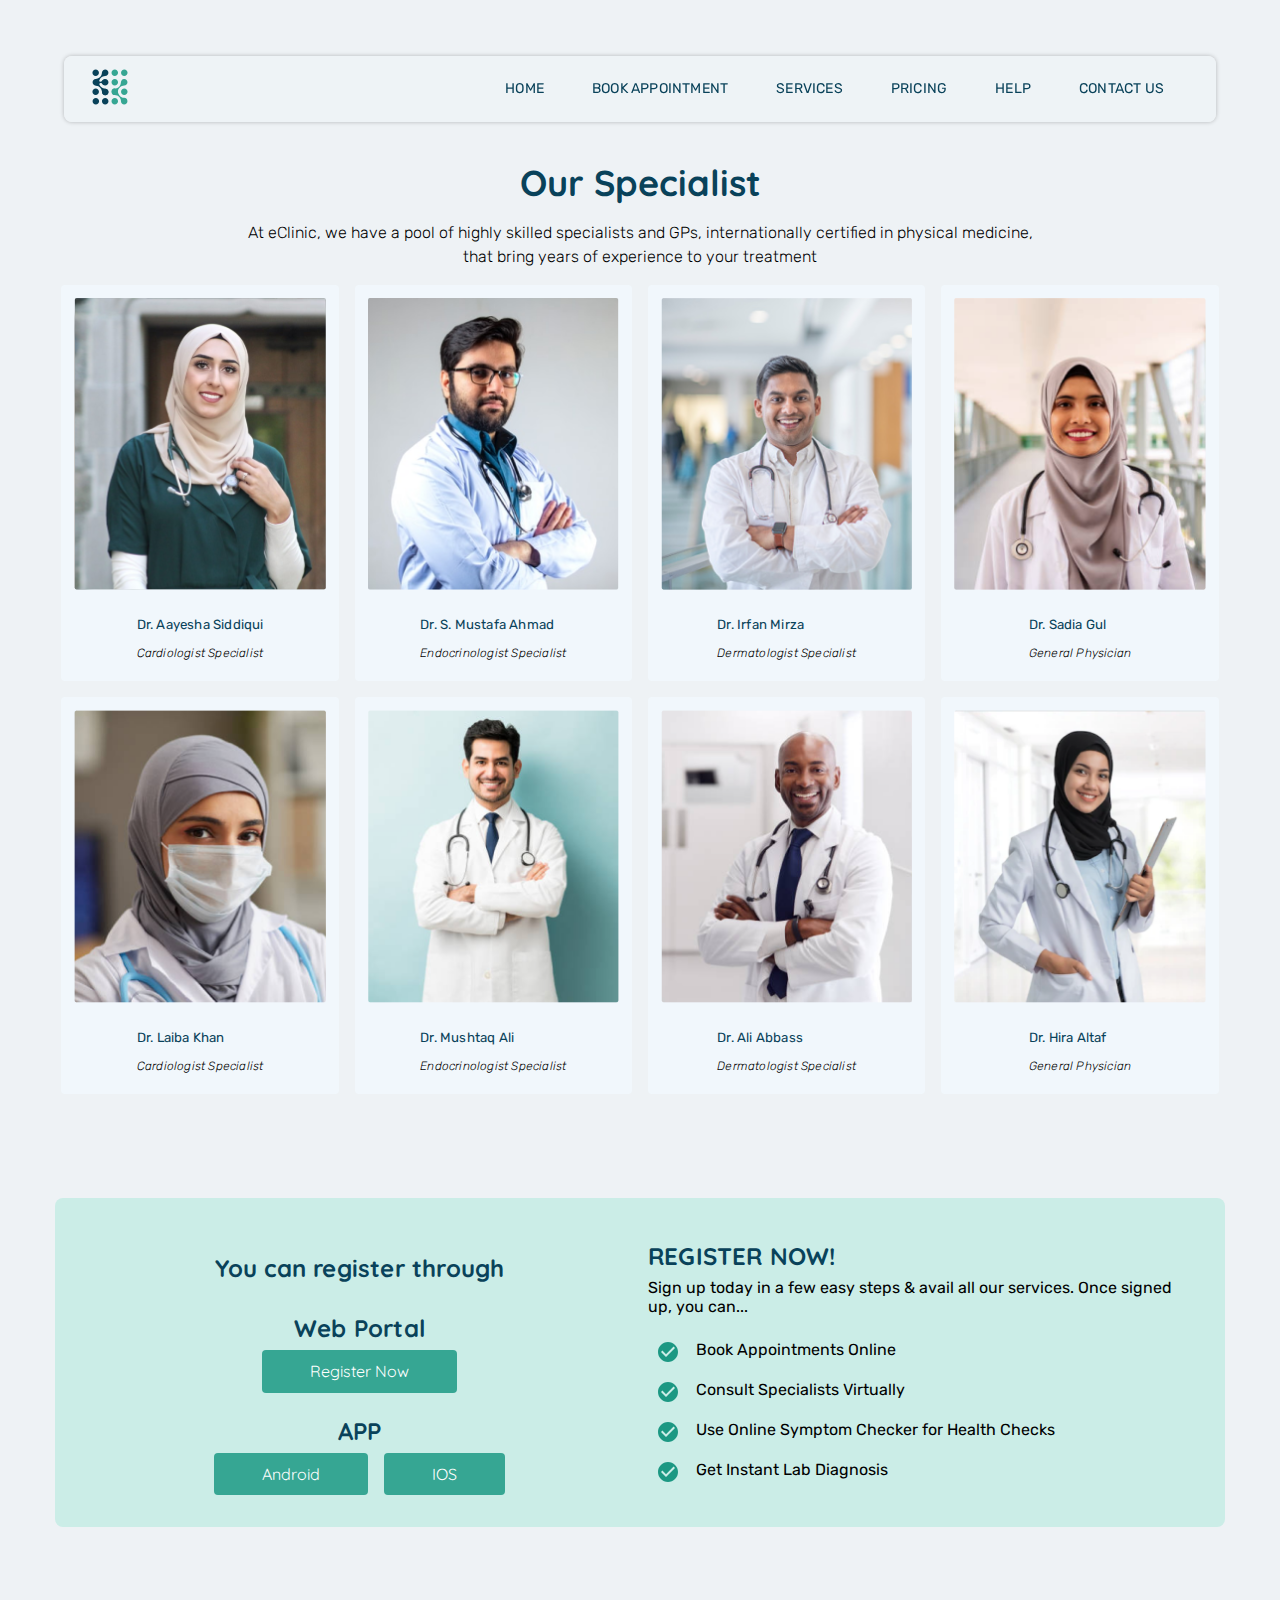
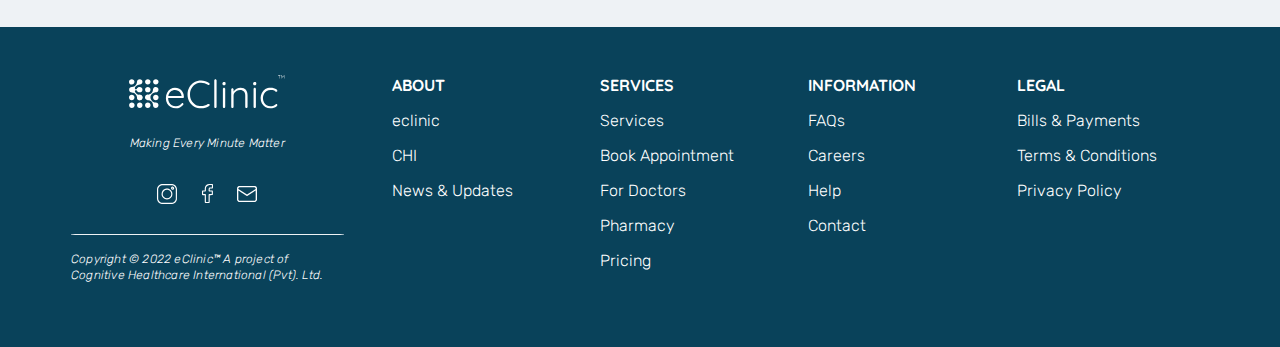
<file: appointment.html>
<!DOCTYPE html>
<html lang="en">
    <head>
        <meta charset="UTF-8" />
        <meta http-equiv="X-UA-Compatible" content="IE=edge" />
        <meta name="viewport" content="width=device-width, initial-scale=1.0" />
        <title>eclinic</title>
        <link rel="shortcut icon" href="media/logo.png" />
        <link
            href="https://fonts.googleapis.com/icon?family=Material+Icons"
            rel="stylesheet"
        />
        <link rel="stylesheet" href="./css/Appointment.css" />
        <link rel="stylesheet" href="./css/header.css" />
        <link rel="stylesheet" href="./css/Footer.css" />
    </head>
    <body>
        <header class="section-transparent" id="main-header">
            <div class="nav-bar top">
                <div class="nav-transparent">
                    <div class="dark-logo">
                        <a href="#" aria-label="sas"
                            ><img
                                src="img/logo-dark.svg"
                                alt=""
                                height="36px"
                                width="36px"
                        /></a>
                    </div>
                    <nav class="navbar">
                        <ul class="menu" id="menu">
                            <li class="menu-list">
                                <a class="menu-list" href="./index.html"
                                    >HOME</a
                                >
                            </li>
                            <li class="menu-list">
                                <a class="menu-list" href="./appointment.html"
                                    >BOOK APPOINTMENT</a
                                >
                            </li>
                            <li class="menu-list">
                                <a class="menu-list" href="./Services.html"
                                    >SERVICES</a
                                >
                            </li>
                            <li class="menu-list">
                                <a class="menu-list" href="./devices.html"
                                    >PRICING</a
                                >
                            </li>
                            <li class="menu-list">
                                <a class="menu-list" href="./feedback.html"
                                    >HELP</a
                                >
                            </li>
                            <li class="menu-list">
                                <a class="menu-list" href="./contact-us.html"
                                    >CONTACT US</a
                                >
                            </li>
                        </ul>
                    </nav>
                    <nav class="navbar_mobile">
                        <button class="menu_btn">
                            <span class="material-icons">menu</span>
                        </button>
                        <ul class="menu_mb" id="menu_mb">
                            <li class="menu-list">
                                <a class="menu-list" href="./index.html"
                                    >HOME</a
                                >
                            </li>
                            <li class="menu-list">
                                <a class="menu-list" href="./appointment.html"
                                    >BOOK APPOINTMENT</a
                                >
                            </li>
                            <li class="menu-list">
                                <a class="menu-list" href="./Services.html"
                                    >SERVICES</a
                                >
                            </li>
                            <li class="menu-list">
                                <a class="menu-list" href="./devices.html"
                                    >PRICING</a
                                >
                            </li>
                            <li class="menu-list">
                                <a class="menu-list" href="./feedback.html"
                                    >HELP</a
                                >
                            </li>
                            <li class="menu-list">
                                <a class="menu-list" href="./contact-us.html"
                                    >CONTACT US</a
                                >
                            </li>
                        </ul>
                    </nav>
                </div>
            </div>
        </header>
        <section class="specialist-section">
            <div class="container specialists row">
                <div class="specialist-header">
                    <h3>Our Specialist</h3>

                    <p class="specialist-text">
                        At eClinic, we have a pool of highly skilled specialists
                        and GPs, internationally certified in physical medicine,
                        that bring years of experience to your treatment
                    </p>
                </div>
                <div class="row">
                    <div class="specialist-card col">
                        <div class="speciality-img">
                            <img
                                class="speciality-img"
                                src="img/ayesha.svg"
                                alt=""
                            />
                        </div>
                        <div class="card-disc">
                            <h5 class="doctor-name">Dr. Aayesha Siddiqui</h5>
                            <h5 class="speciality">Cardiologist Specialist</h5>
                        </div>
                    </div>
                    <div class="specialist-card col">
                        <div class="speciality-img">
                            <img
                                class="speciality-img"
                                src="img/mustafa.png"
                                alt=""
                            />
                        </div>
                        <div class="card-disc">
                            <h5 class="doctor-name">Dr. S. Mustafa Ahmad</h5>
                            <h5 class="speciality">
                                Endocrinologist Specialist
                            </h5>
                        </div>
                    </div>
                    <div class="specialist-card col">
                        <div class="speciality-img">
                            <img
                                class="speciality-img"
                                src="img/irfan.png"
                                alt=""
                            />
                        </div>
                        <div class="card-disc">
                            <h5 class="doctor-name">Dr. Irfan Mirza</h5>
                            <h5 class="speciality">Dermatologist Specialist</h5>
                        </div>
                    </div>
                    <div class="specialist-card col">
                        <div class="speciality-img">
                            <img
                                class="speciality-img"
                                src="img/sadia.png"
                                alt=""
                            />
                        </div>
                        <div class="card-disc">
                            <h5 class="doctor-name">Dr. Sadia Gul</h5>
                            <h5 class="speciality">General Physician</h5>
                        </div>
                    </div>
                    <div class="specialist-card col">
                        <div class="speciality-img">
                            <img
                                class="speciality-img"
                                src="img/laiba.png"
                                alt=""
                            />
                        </div>
                        <div class="card-disc">
                            <h5 class="doctor-name">Dr. Laiba Khan</h5>
                            <h5 class="speciality">Cardiologist Specialist</h5>
                        </div>
                    </div>
                    <div class="specialist-card col">
                        <div class="speciality-img">
                            <img
                                class="speciality-img"
                                src="img/mushtaq.png"
                                alt=""
                            />
                        </div>
                        <div class="card-disc">
                            <h5 class="doctor-name">Dr. Mushtaq Ali</h5>
                            <h5 class="speciality">
                                Endocrinologist Specialist
                            </h5>
                        </div>
                    </div>
                    <div class="specialist-card col">
                        <div class="speciality-img">
                            <img
                                class="speciality-img"
                                src="img/ali.png"
                                alt=""
                            />
                        </div>
                        <div class="card-disc">
                            <h5 class="doctor-name">Dr. Ali Abbass</h5>
                            <h5 class="speciality">Dermatologist Specialist</h5>
                        </div>
                    </div>
                    <div class="specialist-card col">
                        <div class="speciality-img">
                            <img
                                class="speciality-img"
                                src="img/hira.png"
                                alt=""
                            />
                        </div>
                        <div class="card-disc">
                            <h5 class="doctor-name">Dr. Hira Altaf</h5>
                            <h5 class="speciality">General Physician</h5>
                        </div>
                    </div>
                </div>
            </div>
        </section>
        <section class="register_section">
            <div class="register row container">
                <div class="register_through">
                    <div>
                        <p class="register_through_text">
                            You can register through
                        </p>
                    </div>
                    <div class="web_portal">
                        <p class="register_through_text">Web Portal</p>
                        <a class="register_btn" href="">Register Now</a>
                    </div>
                    <div class="app">
                        <p class="register_through_text">APP</p>
                        <div class="row app_btn">
                            <a class="register_btn" href="">Android</a>
                            <a class="register_btn" href="">IOS</a>
                        </div>
                    </div>
                </div>
                <div class="register_now">
                    <h2 class="register_through_text">REGISTER NOW!</h2>
                    <p>
                        Sign up today in a few easy steps & avail all our
                        services. Once signed up, you can...
                    </p>
                    <div class="register_pointers">
                        <div class="register_pointer">
                            <img src="./img/tick.svg" alt="" />
                            <p>Book Appointments Online</p>
                        </div>
                        <div class="register_pointer">
                            <img src="./img/tick.svg" alt="" />
                            <p>Consult Specialists Virtually</p>
                        </div>
                        <div class="register_pointer">
                            <img src="./img/tick.svg" alt="" />
                            <p>Use Online Symptom Checker for Health Checks</p>
                        </div>
                        <div class="register_pointer">
                            <img src="./img/tick.svg" alt="" />
                            <p>Get Instant Lab Diagnosis</p>
                        </div>
                    </div>
                </div>
            </div>
        </section>
        <section class="footer-section">
            <div class="container footer">
                <div class="social logo-section">
                    <div class="footer-logo">
                        <a href="#" aria-label="sas">
                            <img
                                src="img/logo.svg"
                                alt=""
                                width="156"
                                height="34"
                            />
                        </a>
                    </div>
                    <div class="speciality">
                        <p>Making Every Minute Matter</p>
                    </div>
                    <div class="social-icons">
                        <div>
                            <a href="#" aria-label="sas">
                                <img src="img/insta.svg" alt="" />
                            </a>
                        </div>
                        <div>
                            <a href="#" aria-label="sas">
                                <img src="img/facebook.svg" alt="" />
                            </a>
                        </div>
                        <div>
                            <a href="#" aria-label="sas">
                                <img src="img/mail.svg" alt="" />
                            </a>
                        </div>
                    </div>
                    <div class="footer-line"></div>
                    <div class="speciality Copyright">
                        <p>
                            Copyright © 2022 eClinic™ A project of Cognitive
                            Healthcare International (Pvt). Ltd.
                        </p>
                    </div>
                </div>
                <div class="social-section">
                    <div class="social">
                        <div>
                            <h4>ABOUT</h4>
                        </div>
                        <div>
                            <a href="#" class="footer-links">
                                <p>eclinic</p>
                            </a>
                        </div>
                        <div>
                            <a href="#" class="footer-links">
                                <p>CHI</p>
                            </a>
                        </div>
                        <div>
                            <a href="#" class="footer-links">
                                <p>News & Updates</p>
                            </a>
                        </div>
                    </div>
                    <div class="social">
                        <div>
                            <h4>SERVICES</h4>
                        </div>
                        <div>
                            <a href="#" class="footer-links">
                                <p>Services</p>
                            </a>
                        </div>
                        <div>
                            <a href="#" class="footer-links">
                                <p>Book Appointment</p>
                            </a>
                        </div>
                        <div>
                            <a href="#" class="footer-links">
                                <p>For Doctors</p>
                            </a>
                        </div>
                        <div>
                            <a href="#" class="footer-links">
                                <p>Pharmacy</p>
                            </a>
                        </div>
                        <div>
                            <a href="#" class="footer-links">
                                <p>Pricing</p>
                            </a>
                        </div>
                    </div>
                    <div class="social">
                        <div>
                            <h4>INFORMATION</h4>
                        </div>
                        <div>
                            <a href="#" class="footer-links">
                                <p>FAQs</p>
                            </a>
                        </div>
                        <div>
                            <a href="#" class="footer-links">
                                <p>Careers</p>
                            </a>
                        </div>
                        <div>
                            <a href="#" class="footer-links">
                                <p>Help</p>
                            </a>
                        </div>
                        <div>
                            <a href="#" class="footer-links">
                                <p>Contact</p>
                            </a>
                        </div>
                    </div>
                    <div class="social">
                        <div>
                            <h4>LEGAL</h4>
                        </div>
                        <div>
                            <a href="#" class="footer-links">
                                <p>Bills & Payments</p>
                            </a>
                        </div>
                        <div>
                            <a href="#" class="footer-links">
                                <p>Terms & Conditions</p>
                            </a>
                        </div>
                        <div>
                            <a href="#" class="footer-links">
                                <p>Privacy Policy</p>
                            </a>
                        </div>
                    </div>
                </div>
            </div>
        </section>
        <script src="./js/home.js"></script>
    </body>
</html>
</file>
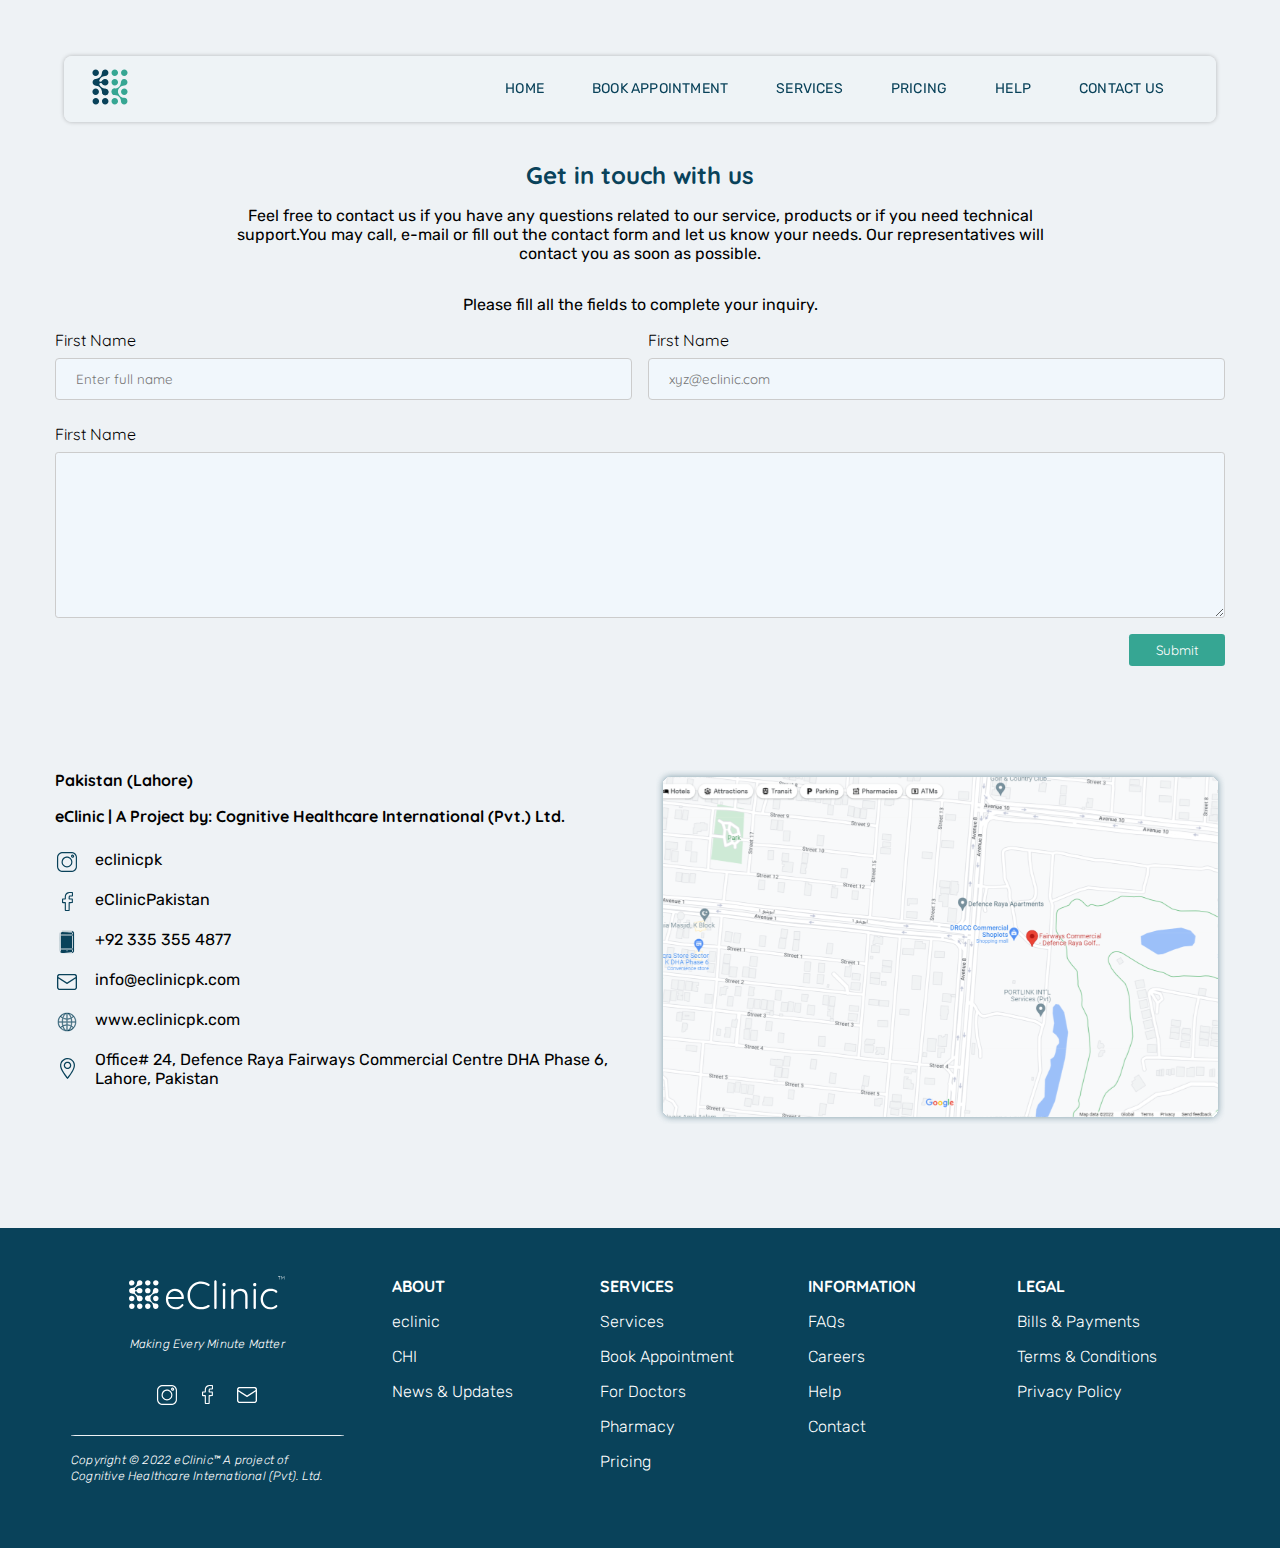
<file: contact-us.html>
<!DOCTYPE html>
<html lang="en">
<head>
    <meta charset="UTF-8">
    <meta http-equiv="X-UA-Compatible" content="IE=edge">
    <meta name="viewport" content="width=device-width, initial-scale=1.0">
    <title>eclinic</title>
    <link rel="shortcut icon" href="media/logo.png">
    <link href="https://fonts.googleapis.com/icon?family=Material+Icons"
      rel="stylesheet">
    <link rel="stylesheet" href="./css/contact-us.css">
    <link rel="stylesheet" href="./css/Footer.css">
    <link rel="stylesheet" href="./css/header.css">
</head>
<body>
    <header class="section-transparent" id="main-header">
        <div class="nav-bar top">
            <div class="nav-transparent">
                <div class="dark-logo">
                    <a href="#" aria-label="sas"><img src="img/logo-dark.svg" alt="" height="36px" width="36px"></a>
                </div>
                <nav class="navbar">
                    <ul class="menu" id="menu">
                        <li class="menu-list"> <a class="menu-list" href="./index.html">HOME</a></li>
                        <li class="menu-list"><a class="menu-list" href="./appointment.html">BOOK APPOINTMENT</a></li>
                        <li class="menu-list"><a class="menu-list" href="./Services.html">SERVICES</a></li>
                        <li class="menu-list"><a class="menu-list" href="./devices.html">PRICING</a></li>
                        <li class="menu-list"><a class="menu-list" href="./feedback.html">HELP</a></li>
                        <li class="menu-list"><a class="menu-list" href="./contact-us.html">CONTACT US</a></li>
                    </ul>
                </nav>
                <nav class="navbar_mobile">
                    <button class="menu_btn"> <span class="material-icons">menu</span></button>
                    <ul class="menu_mb" id="menu_mb">
                        <li class="menu-list"> <a class="menu-list" href="./index.html">HOME</a></li>
                        <li class="menu-list"><a class="menu-list" href="./appointment.html">BOOK APPOINTMENT</a></li>
                        <li class="menu-list"><a class="menu-list" href="./Services.html">SERVICES</a></li>
                        <li class="menu-list"><a class="menu-list" href="./devices.html">PRICING</a></li>
                        <li class="menu-list"><a class="menu-list" href="./feedback.html">HELP</a></li>
                        <li class="menu-list"><a class="menu-list" href="./contact-us.html">CONTACT US</a></li>
                    </ul>
                </nav>

            </div>
        </div>
    </header>
    <div class="need-help-section">
        <div class="container">
            <div class="help-text-section">
                <h2 style="margin-bottom: 1rem; color: #09425A;">Get in touch with us</h2>
                <p style="text-align: center; width: 70%;">Feel free to contact us if you have any questions related to our service, products or if you need technical support.You may call, e-mail or fill out the contact form and let us know your needs. Our representatives will contact you as soon as possible.
                </p>
            </div>
            <div class="help-form"> 
                <p>Please fill all the fields to complete your inquiry.</p>
                <div class="form">
                    <div class="fields">
                         <div class="input">
                            <label for="fname">First Name</label>
                            <input type="text" placeholder="Enter full name">
                        </div>
                        <div class="input">
                            <label for="fname">First Name</label>
                            <input type="text" placeholder="xyz@eclinic.com">
                        </div>
                    </div>
                    <div class="textarea">
                        <label for="fname">First Name</label>
                        <textarea name="" id="" cols="30" rows="10"></textarea>
                    </div>
                    <!-- <button type="submit">Submit</button> -->
                    <input type="submit" value="Submit">
                </div>
            </div>
        </div>
    </div>
    <div class="address">
        <div class="container map-address">
            <div class="socialmedia">
                <h4 style="margin-bottom: 1rem;">Pakistan (Lahore)</h4>
                <h4 style="margin-bottom: 1rem;">eClinic | A Project by: Cognitive Healthcare International (Pvt.) Ltd.</h4>
                <div class="social-icons">
                    <img src="./img/instaa.svg" alt="">
                    <p>eclinicpk</p>
                </div>
                <div class="social-icons">
                    <img src="./img/fb.svg" alt="">
                    <p>eClinicPakistan</p>
                </div>
                <div class="social-icons">
                    <img src="./img/mobile.svg" alt="">
                    <p>+92 335 355 4877</p>
                </div>
                <div class="social-icons">
                    <img src="./img/email.svg" alt="">
                    <p>info@eclinicpk.com</p>
                </div>
                <div class="social-icons">
                    <img src="./img/mapp.svg" alt="">
                    <p>www.eclinicpk.com</p>
                </div>
                <div class="social-icons">
                    <img src="./img/address.svg" alt="">
                    <p>Office# 24, Defence Raya Fairways 
                        Commercial Centre DHA Phase 6, 
                        Lahore, Pakistan</p>
                </div>
            </div>
            <div class="map"> 
                <a href="https://www.google.com/maps/place/Fairways+Commercial+-+Defence+Raya+Golf+and+Country+Club/@31.4689591,74.4716129,15z/data=!4m5!3m4!1s0x0:0xe6a8099ad0ebc618!8m2!3d31.4689591!4d74.4716129"><img class="map-img" src="./img/map.svg" alt=""></a>
            </div>
        </div>
    </div>
    
    <section class="footer-section">
        <div class="container footer">
            <div class="social logo-section">
                <div class="footer-logo">
                    <a href="#" aria-label="sas" >
                        <img src="img/logo.svg" alt="" width="156" height="34">
                    </a>
                </div>
                <div class="speciality">
                    <p>Making Every Minute Matter </p>
                </div>
                <div class="social-icons">
                    <div>
                        <a href="#" aria-label="sas">
                            <img src="img/insta.svg" alt="">
                        </a>
                    </div>
                    <div>
                        <a href="#" aria-label="sas">
                            <img src="img/facebook.svg" alt="">
                        </a>
                    </div>
                    <div>
                        <a href="#" aria-label="sas">
                            <img src="img/mail.svg" alt="">
                        </a>
                    </div>
                </div>
                <div class="footer-line"></div>
                <div class="speciality Copyright">
                    <p>Copyright © 2022 eClinic™
                        A project of Cognitive Healthcare International (Pvt). Ltd.
                    </p>
                </div>
            </div>
            <div class="social-section">
            <div class="social">
                <div>
                    <h4>ABOUT</h4>
                </div>
                <div>
                    <a href="#" class="footer-links">
                        <p>eclinic</p>
                    </a>
                </div>
                <div>
                    <a href="#" class="footer-links">
                        <p>CHI</p>
                    </a>
                </div>
                <div>
                    <a href="#" class="footer-links">
                        <p>News & Updates</p>
                    </a>
                </div>
            </div>
            <div class="social">
                <div>
                    <h4>SERVICES</h4>
                </div>
                <div>
                    <a href="#" class="footer-links">
                        <p>Services</p>
                    </a>
                </div>
                <div>
                    <a href="#" class="footer-links">
                        <p>Book Appointment</p>
                    </a>
                </div>
                <div>
                    <a href="#" class="footer-links">
                        <p>For Doctors</p>
                    </a>
                </div>
                <div>
                    <a href="#" class="footer-links">
                        <p>Pharmacy</p>
                    </a>
                </div>
                <div>
                    <a href="#" class="footer-links">
                        <p>Pricing</p>
                    </a>
                </div>
            </div>
            <div class="social">
                <div>
                    <h4>INFORMATION</h4>
                </div>
                <div>
                    <a href="#" class="footer-links">
                        <p>FAQs</p>
                    </a>
                </div>
                <div>
                    <a href="#" class="footer-links">
                        <p>Careers</p>
                    </a>
                </div>
                <div>
                    <a href="#" class="footer-links">
                        <p>Help</p>
                    </a>
                </div>
                <div>
                    <a href="#" class="footer-links">
                        <p>Contact </p>
                    </a>
                </div>
            </div>
            <div class="social">
                <div>
                    <h4>LEGAL</h4>
                </div>
                <div>
                    <a href="#" class="footer-links">
                        <p>Bills & Payments</p>
                    </a>
                </div>
                <div>
                    <a href="#" class="footer-links">
                        <p>Terms & Conditions</p>
                    </a>
                </div>
                <div>
                    <a href="#" class="footer-links">
                        <p>Privacy Policy</p>
                    </a>
                </div>
            </div>
            
        </div>

        </div>
    </section>
    <script src="./js/home.js"></script>
</body>
</html>
</file>
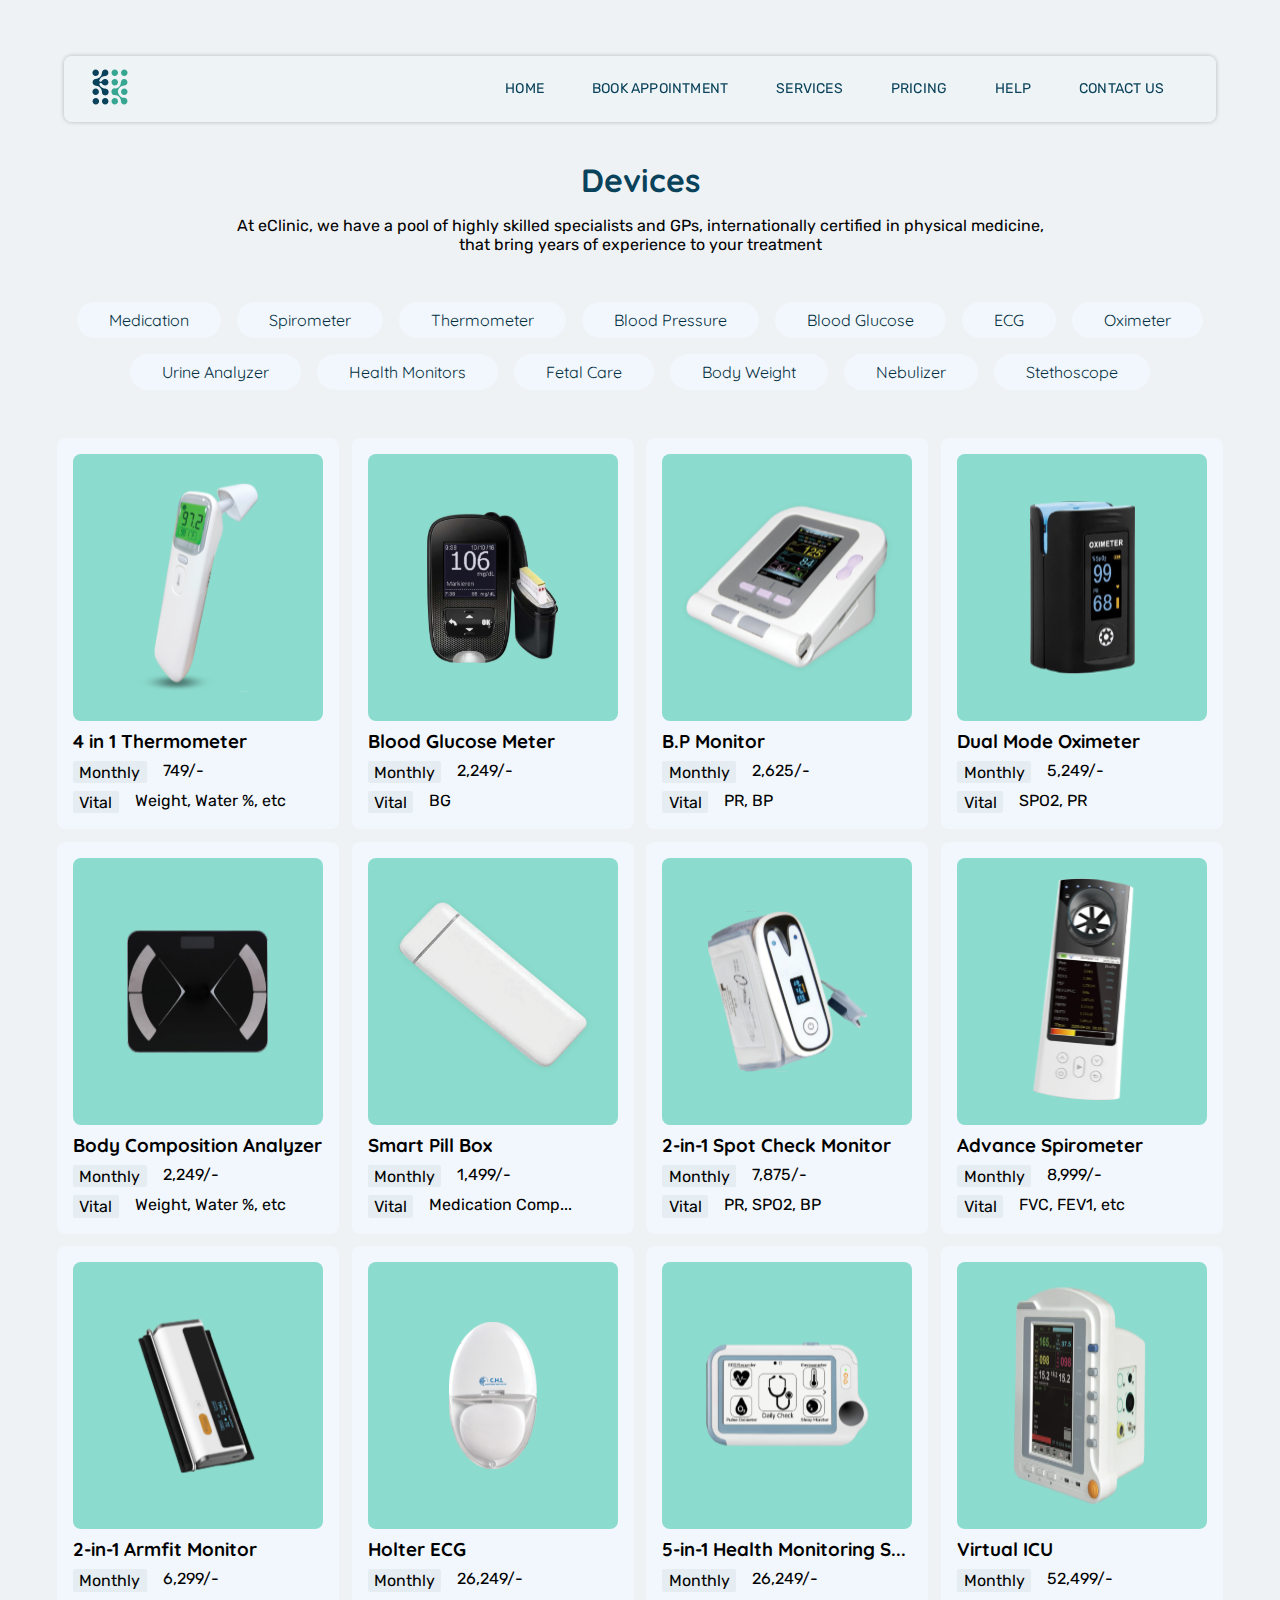
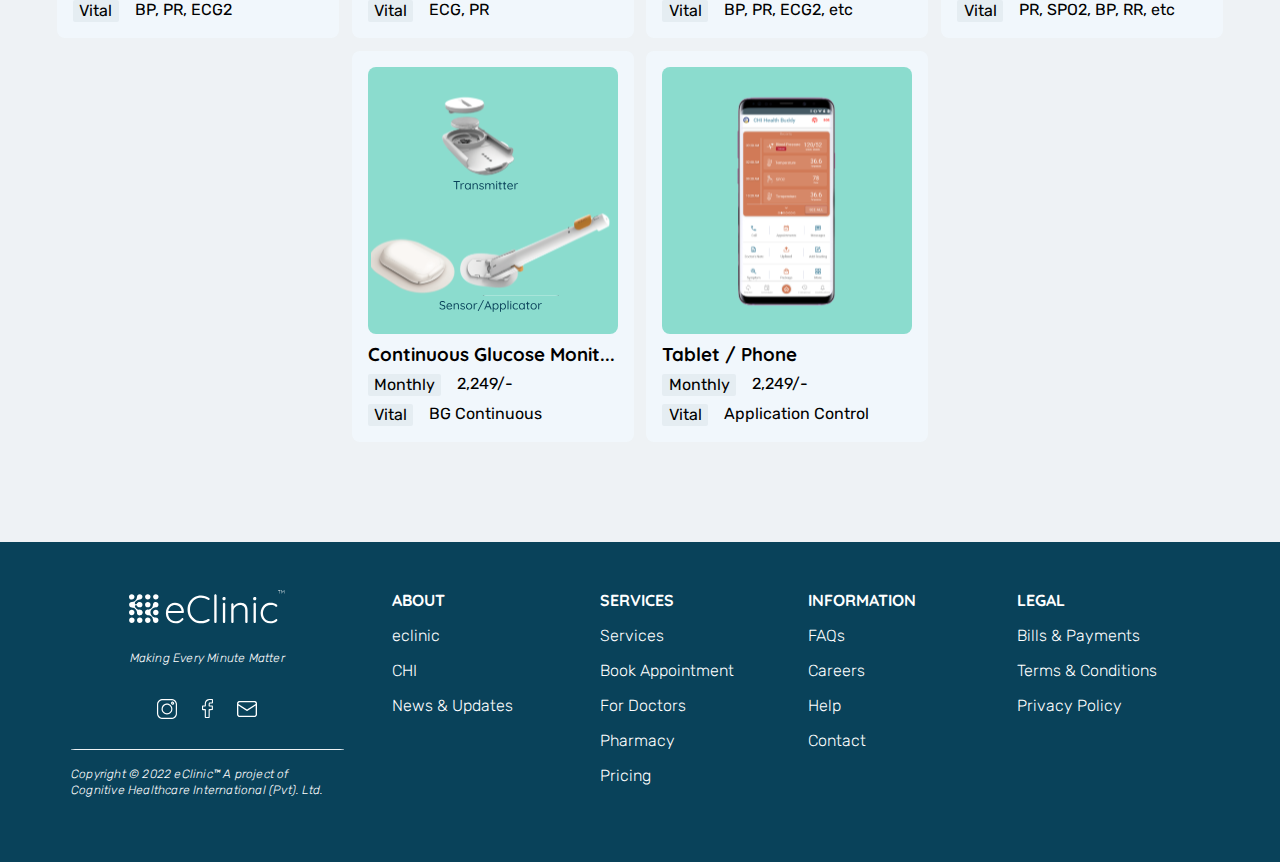
<file: devices.html>
<!DOCTYPE html>
<html lang="en">
    <head>
        <meta charset="UTF-8" />
        <meta http-equiv="X-UA-Compatible" content="IE=edge" />
        <meta name="viewport" content="width=device-width, initial-scale=1.0" />
        <title>eclinic</title>
        <link rel="shortcut icon" href="media/logo.png" />
        <link
            href="https://fonts.googleapis.com/icon?family=Material+Icons"
            rel="stylesheet"
        />
        <link rel="stylesheet" href="./css/devices.css" />
        <link rel="stylesheet" href="./css/Footer.css" />
        <link rel="stylesheet" href="./css/header.css" />
    </head>
    <body>
        <header class="section-transparent" id="main-header">
            <div class="nav-bar top">
                <div class="nav-transparent">
                    <div class="dark-logo">
                        <a href="#" aria-label="sas"
                            ><img
                                src="img/logo-dark.svg"
                                alt=""
                                height="36px"
                                width="36px"
                        /></a>
                    </div>
                    <nav class="navbar">
                        <ul class="menu" id="menu">
                            <li class="menu-list">
                                <a class="menu-list" href="./index.html"
                                    >HOME</a
                                >
                            </li>
                            <li class="menu-list">
                                <a class="menu-list" href="./appointment.html"
                                    >BOOK APPOINTMENT</a
                                >
                            </li>
                            <li class="menu-list">
                                <a class="menu-list" href="./Services.html"
                                    >SERVICES</a
                                >
                            </li>
                            <li class="menu-list">
                                <a class="menu-list" href="./devices.html"
                                    >PRICING</a
                                >
                            </li>
                            <li class="menu-list">
                                <a class="menu-list" href="./feedback.html"
                                    >HELP</a
                                >
                            </li>
                            <li class="menu-list">
                                <a class="menu-list" href="./contact-us.html"
                                    >CONTACT US</a
                                >
                            </li>
                        </ul>
                    </nav>
                    <nav class="navbar_mobile">
                        <button class="menu_btn">
                            <span class="material-icons">menu</span>
                        </button>
                        <ul class="menu_mb" id="menu_mb">
                            <li class="menu-list">
                                <a class="menu-list" href="./index.html"
                                    >HOME</a
                                >
                            </li>
                            <li class="menu-list">
                                <a class="menu-list" href="./appointment.html"
                                    >BOOK APPOINTMENT</a
                                >
                            </li>
                            <li class="menu-list">
                                <a class="menu-list" href="./Services.html"
                                    >SERVICES</a
                                >
                            </li>
                            <li class="menu-list">
                                <a class="menu-list" href="./devices.html"
                                    >PRICING</a
                                >
                            </li>
                            <li class="menu-list">
                                <a class="menu-list" href="./feedback.html"
                                    >HELP</a
                                >
                            </li>
                            <li class="menu-list">
                                <a class="menu-list" href="./contact-us.html"
                                    >CONTACT US</a
                                >
                            </li>
                        </ul>
                    </nav>
                </div>
            </div>
        </header>
        <section class="device-section">
            <div class="container row devices-portion">
                <div class="devices-text">
                    <h1 style="color: #09425a">Devices</h1>
                    <p style="text-align: center">
                        At eClinic, we have a pool of highly skilled specialists
                        and GPs, internationally certified in physical medicine,
                        that bring years of experience to your treatment
                    </p>
                </div>
                <div class="devices-btn">
                    <a href="" class="btn">Medication</a>
                    <a href="" class="btn">Spirometer</a>
                    <a href="" class="btn">Thermometer</a>
                    <a href="" class="btn">Blood Pressure</a>
                    <a href="" class="btn">Blood Glucose</a>
                    <a href="" class="btn">ECG</a>
                    <a href="" class="btn">Oximeter</a>
                    <a href="" class="btn">Urine Analyzer</a>
                    <a href="" class="btn">Health Monitors</a>
                    <a href="" class="btn">Fetal Care</a>
                    <a href="" class="btn">Body Weight</a>
                    <a href="" class="btn">Nebulizer</a>
                    <a href="" class="btn">Stethoscope</a>
                </div>
                <div class="devices-card row">
                    <div class="device col">
                        <div class="device-img">
                            <img
                                src="./img/devices/4-in-1 Thermometer.svg"
                                alt=""
                            />
                        </div>
                        <h3>4 in 1 Thermometer</h3>
                        <div class="device-price">
                            <p class="price">Monthly</p>
                            <p>749/-</p>
                        </div>
                        <div class="device-price">
                            <p class="price">Vital</p>
                            <p>Weight, Water %, etc</p>
                        </div>
                    </div>
                    <div class="device col">
                        <div class="device-img">
                            <img
                                src="./img/devices/Blood Glucose Meter.svg"
                                alt=""
                            />
                        </div>
                        <h3>Blood Glucose Meter</h3>
                        <div class="device-price">
                            <p class="price">Monthly</p>
                            <p>2,249/-</p>
                        </div>
                        <div class="device-price">
                            <p class="price">Vital</p>
                            <p>BG</p>
                        </div>
                    </div>
                    <div class="device col">
                        <div class="device-img">
                            <img src="./img/devices/b_p_monitor.svg" alt="" />
                        </div>
                        <h3>B.P Monitor</h3>
                        <div class="device-price">
                            <p class="price">Monthly</p>
                            <p>2,625/-</p>
                        </div>
                        <div class="device-price">
                            <p class="price">Vital</p>
                            <p>PR, BP</p>
                        </div>
                    </div>
                    <div class="device col">
                        <div class="device-img">
                            <img
                                src="./img/devices/Dual Mode Oximeter .svg"
                                alt=""
                            />
                        </div>
                        <h3>Dual Mode Oximeter</h3>
                        <div class="device-price">
                            <p class="price">Monthly</p>
                            <p>5,249/-</p>
                        </div>
                        <div class="device-price">
                            <p class="price">Vital</p>
                            <p>SPO2, PR</p>
                        </div>
                    </div>
                    <div class="device col">
                        <div class="device-img">
                            <img
                                src="./img/devices/Body_Composition_Analyzer .svg"
                                alt=""
                            />
                        </div>
                        <h3>Body Composition Analyzer</h3>
                        <div class="device-price">
                            <p class="price">Monthly</p>
                            <p>2,249/-</p>
                        </div>
                        <div class="device-price">
                            <p class="price">Vital</p>
                            <p>Weight, Water %, etc</p>
                        </div>
                    </div>
                    <div class="device col">
                        <div class="device-img">
                            <img
                                src="./img/devices/SMART Pill Box .svg"
                                alt=""
                            />
                        </div>
                        <h3>Smart Pill Box</h3>
                        <div class="device-price">
                            <p class="price">Monthly</p>
                            <p>1,499/-</p>
                        </div>
                        <div class="device-price">
                            <p class="price">Vital</p>
                            <p>Medication Comp...</p>
                        </div>
                    </div>
                    <div class="device col">
                        <div class="device-img">
                            <img
                                src="./img/devices/2-in-1 Spot Check Monitor.svg"
                                alt=""
                            />
                        </div>
                        <h3>2-in-1 Spot Check Monitor</h3>
                        <div class="device-price">
                            <p class="price">Monthly</p>
                            <p>7,875/-</p>
                        </div>
                        <div class="device-price">
                            <p class="price">Vital</p>
                            <p>PR, SPO2, BP</p>
                        </div>
                    </div>
                    <div class="device col">
                        <div class="device-img">
                            <img
                                src="./img/devices/advance spirometer.svg"
                                alt=""
                            />
                        </div>
                        <h3>Advance Spirometer</h3>
                        <div class="device-price">
                            <p class="price">Monthly</p>
                            <p>8,999/-</p>
                        </div>
                        <div class="device-price">
                            <p class="price">Vital</p>
                            <p>FVC, FEV1, etc</p>
                        </div>
                    </div>
                    <div class="device col">
                        <div class="device-img">
                            <img
                                src="./img/devices/2-in-1 Vital Signs Monitor (BP2).svg"
                                alt=""
                            />
                        </div>
                        <h3>2-in-1 Armfit Monitor</h3>
                        <div class="device-price">
                            <p class="price">Monthly</p>
                            <p>6,299/-</p>
                        </div>
                        <div class="device-price">
                            <p class="price">Vital</p>
                            <p>BP, PR, ECG2</p>
                        </div>
                    </div>
                    <div class="device col">
                        <div class="device-img">
                            <img src="./img/devices/Holter_ECG.svg" alt="" />
                        </div>
                        <h3>Holter ECG</h3>
                        <div class="device-price">
                            <p class="price">Monthly</p>
                            <p>26,249/-</p>
                        </div>
                        <div class="device-price">
                            <p class="price">Vital</p>
                            <p>ECG, PR</p>
                        </div>
                    </div>
                    <div class="device col">
                        <div class="device-img">
                            <img
                                src="./img/devices/5-in-1 Health Monitoring System.svg"
                                alt=""
                            />
                        </div>
                        <h3>5-in-1 Health Monitoring S...</h3>
                        <div class="device-price">
                            <p class="price">Monthly</p>
                            <p>26,249/-</p>
                        </div>
                        <div class="device-price">
                            <p class="price">Vital</p>
                            <p>BP, PR, ECG2, etc</p>
                        </div>
                    </div>
                    <div class="device col">
                        <div class="device-img">
                            <img src="./img/devices/vicu.png" alt="" />
                        </div>
                        <h3>Virtual ICU</h3>
                        <div class="device-price">
                            <p class="price">Monthly</p>
                            <p>52,499/-</p>
                        </div>
                        <div class="device-price">
                            <p class="price">Vital</p>
                            <p>PR, SPO2, BP, RR, etc</p>
                        </div>
                    </div>
                    <div class="device col">
                        <div class="device-img">
                            <img
                                src="./img/devices/conti_glucose_monitor.svg"
                                alt=""
                            />
                        </div>
                        <h3>Continuous Glucose Monit...</h3>
                        <div class="device-price">
                            <p class="price">Monthly</p>
                            <p>2,249/-</p>
                        </div>
                        <div class="device-price">
                            <p class="price">Vital</p>
                            <p>BG Continuous</p>
                        </div>
                    </div>
                    <div class="device col">
                        <div class="device-img">
                            <img src="./img/devices/tablet_mobile.svg" alt="" />
                        </div>
                        <h3>Tablet / Phone</h3>
                        <div class="device-price">
                            <p class="price">Monthly</p>
                            <p>2,249/-</p>
                        </div>
                        <div class="device-price">
                            <p class="price">Vital</p>
                            <p>Application Control</p>
                        </div>
                    </div>
                </div>
            </div>
        </section>
        <section class="footer-section">
            <div class="container footer">
                <div class="social logo-section">
                    <div class="footer-logo">
                        <a href="#" aria-label="sas">
                            <img
                                src="img/logo.svg"
                                alt=""
                                width="156"
                                height="34"
                            />
                        </a>
                    </div>
                    <div class="speciality">
                        <p>Making Every Minute Matter</p>
                    </div>
                    <div class="social-icons">
                        <div>
                            <a href="#" aria-label="sas">
                                <img src="img/insta.svg" alt="" />
                            </a>
                        </div>
                        <div>
                            <a href="#" aria-label="sas">
                                <img src="img/facebook.svg" alt="" />
                            </a>
                        </div>
                        <div>
                            <a href="#" aria-label="sas">
                                <img src="img/mail.svg" alt="" />
                            </a>
                        </div>
                    </div>
                    <div class="footer-line"></div>
                    <div class="speciality Copyright">
                        <p>
                            Copyright © 2022 eClinic™ A project of Cognitive
                            Healthcare International (Pvt). Ltd.
                        </p>
                    </div>
                </div>
                <div class="social-section">
                    <div class="social">
                        <div>
                            <h4>ABOUT</h4>
                        </div>
                        <div>
                            <a href="#" class="footer-links">
                                <p>eclinic</p>
                            </a>
                        </div>
                        <div>
                            <a href="#" class="footer-links">
                                <p>CHI</p>
                            </a>
                        </div>
                        <div>
                            <a href="#" class="footer-links">
                                <p>News & Updates</p>
                            </a>
                        </div>
                    </div>
                    <div class="social">
                        <div>
                            <h4>SERVICES</h4>
                        </div>
                        <div>
                            <a href="#" class="footer-links">
                                <p>Services</p>
                            </a>
                        </div>
                        <div>
                            <a href="#" class="footer-links">
                                <p>Book Appointment</p>
                            </a>
                        </div>
                        <div>
                            <a href="#" class="footer-links">
                                <p>For Doctors</p>
                            </a>
                        </div>
                        <div>
                            <a href="#" class="footer-links">
                                <p>Pharmacy</p>
                            </a>
                        </div>
                        <div>
                            <a href="#" class="footer-links">
                                <p>Pricing</p>
                            </a>
                        </div>
                    </div>
                    <div class="social">
                        <div>
                            <h4>INFORMATION</h4>
                        </div>
                        <div>
                            <a href="#" class="footer-links">
                                <p>FAQs</p>
                            </a>
                        </div>
                        <div>
                            <a href="#" class="footer-links">
                                <p>Careers</p>
                            </a>
                        </div>
                        <div>
                            <a href="#" class="footer-links">
                                <p>Help</p>
                            </a>
                        </div>
                        <div>
                            <a href="#" class="footer-links">
                                <p>Contact</p>
                            </a>
                        </div>
                    </div>
                    <div class="social">
                        <div>
                            <h4>LEGAL</h4>
                        </div>
                        <div>
                            <a href="#" class="footer-links">
                                <p>Bills & Payments</p>
                            </a>
                        </div>
                        <div>
                            <a href="#" class="footer-links">
                                <p>Terms & Conditions</p>
                            </a>
                        </div>
                        <div>
                            <a href="#" class="footer-links">
                                <p>Privacy Policy</p>
                            </a>
                        </div>
                    </div>
                </div>
            </div>
        </section>
        <script src="./js/home.js"></script>
    </body>
</html>
</file>
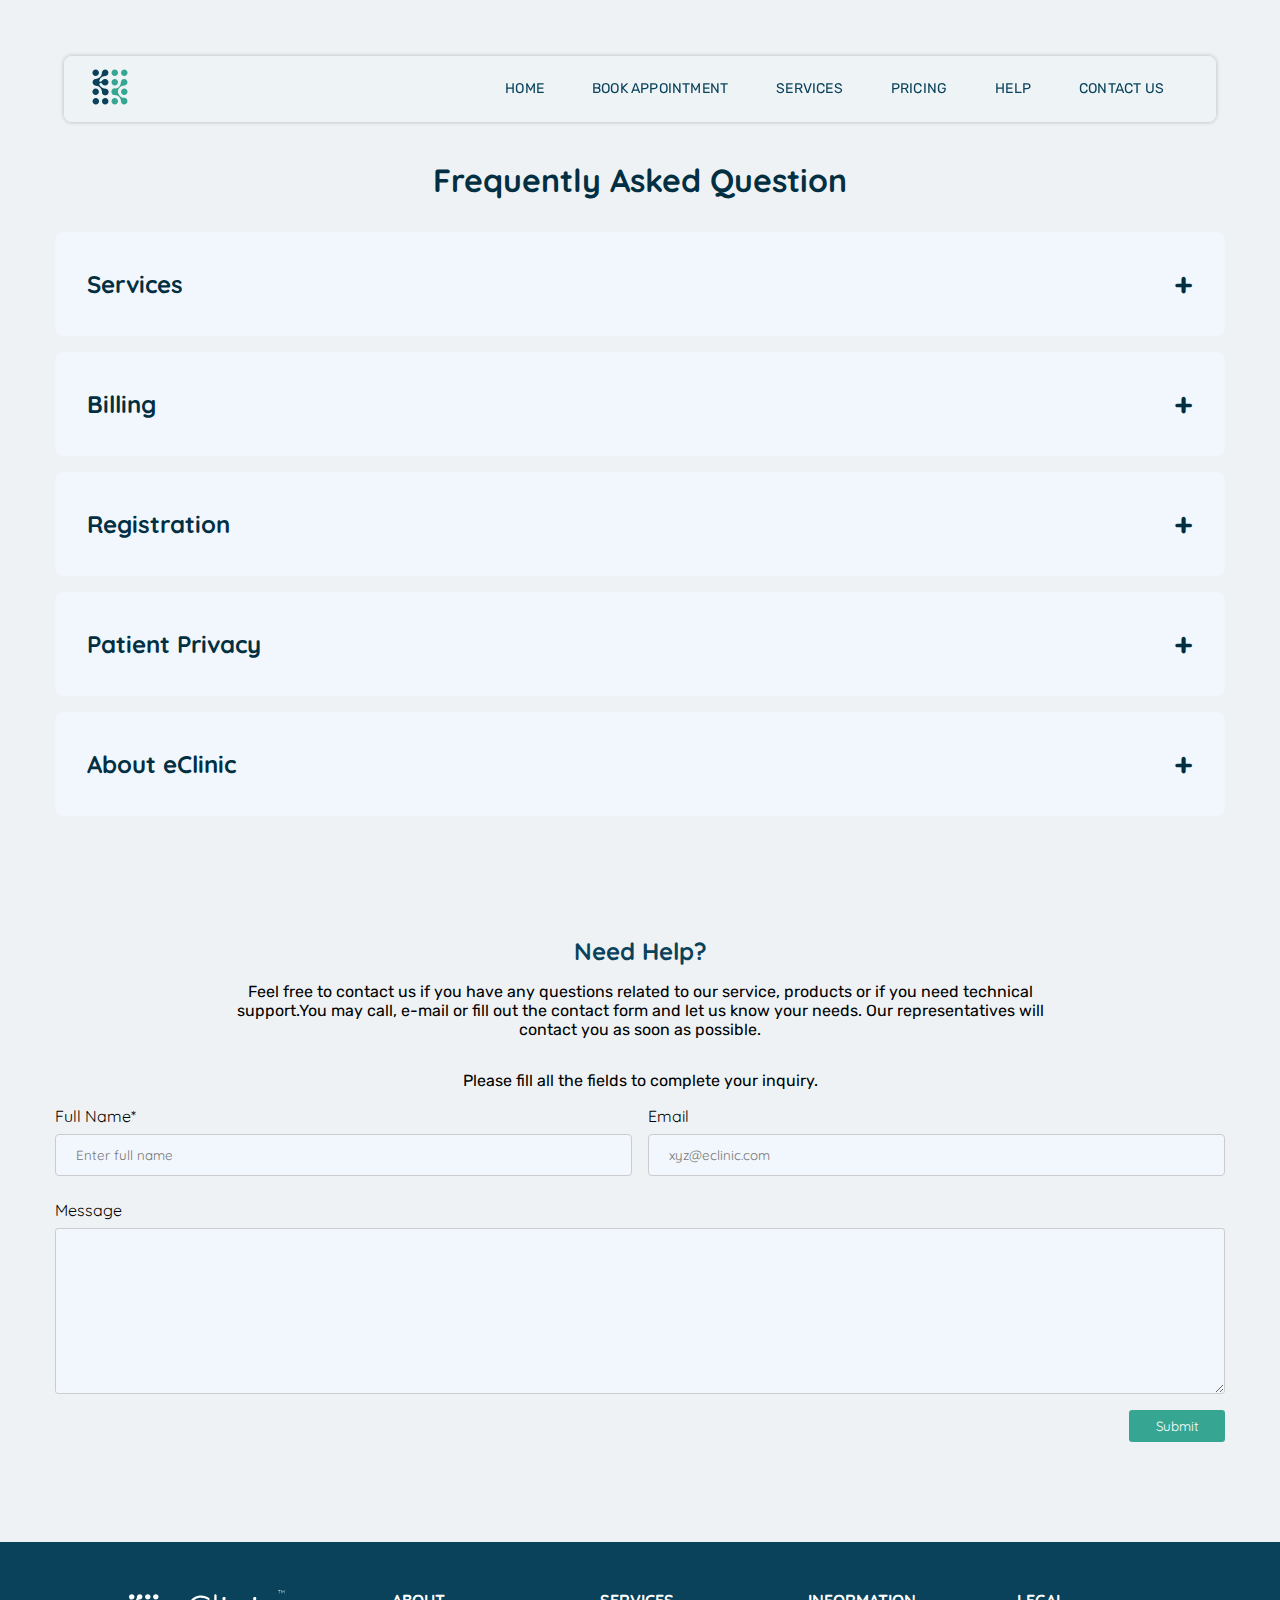
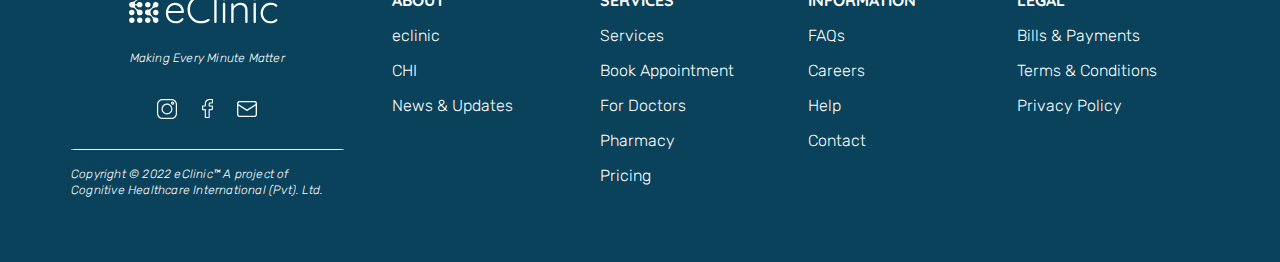
<file: feedback.html>
<!DOCTYPE html>
<html lang="en">
<head>
    <meta charset="UTF-8">
    <meta http-equiv="X-UA-Compatible" content="IE=edge">
    <meta name="viewport" content="width=device-width, initial-scale=1.0">
    <title>eclinic</title>
    <link rel="shortcut icon" href="media/logo.png">
    <link href="https://fonts.googleapis.com/icon?family=Material+Icons"
      rel="stylesheet">
    <link rel="stylesheet" href="./css/feedback.css">
    <link rel="stylesheet" href="./css/Footer.css">
    <link rel="stylesheet" href="./css/header.css">
</head>
<body>
    <header class="section-transparent" id="main-header">
        <div class="nav-bar top">
            <div class="nav-transparent">
                <div class="dark-logo">
                    <a href="#" aria-label="sas"><img src="img/logo-dark.svg" alt="" height="36px" width="36px"></a>
                </div>
                <nav class="navbar">
                    <ul class="menu" id="menu">
                        <li class="menu-list"> <a class="menu-list" href="./index.html">HOME</a></li>
                        <li class="menu-list"><a class="menu-list" href="./appointment.html">BOOK APPOINTMENT</a></li>
                        <li class="menu-list"><a class="menu-list" href="./Services.html">SERVICES</a></li>
                        <li class="menu-list"><a class="menu-list" href="./devices.html">PRICING</a></li>
                        <li class="menu-list"><a class="menu-list" href="./feedback.html">HELP</a></li>
                        <li class="menu-list"><a class="menu-list" href="./contact-us.html">CONTACT US</a></li>
                    </ul>
                </nav>
                <nav class="navbar_mobile">
                    <button class="menu_btn"> <span class="material-icons">menu</span></button>
                    <ul class="menu_mb" id="menu_mb">
                        <li class="menu-list"> <a class="menu-list" href="./index.html">HOME</a></li>
                        <li class="menu-list"><a class="menu-list" href="./appointment.html">BOOK APPOINTMENT</a></li>
                        <li class="menu-list"><a class="menu-list" href="./Services.html">SERVICES</a></li>
                        <li class="menu-list"><a class="menu-list" href="./devices.html">PRICING</a></li>
                        <li class="menu-list"><a class="menu-list" href="./feedback.html">HELP</a></li>
                        <li class="menu-list"><a class="menu-list" href="./contact-us.html">CONTACT US</a></li>
                    </ul>
                </nav>

            </div>
        </div>
    </header>
    <div class="feeback-section">
        <div class="container accordion">
            <h1 class="ask-q">Frequently Asked Question</h1>
            <div class="services">
                <h2 class="service-title">Services</h3>
                <div  id="parent-service-questions" class="service-questions">
                    <div class="accordion-item">
                        <h3 class="accordion-title">Can I book my appointments online?</h3>
                        <p class="accordion-answer">Yes, you can book appointments online through the Health Buddy App & through the eClinic website in 3 easy steps. </p>
                    </div>
                    <div class="accordion-item">
                        <h3 class="accordion-title">What are the clinic's operational timings?</h3>
                        <p class="accordion-answer">Lorem ipsum dolor sit amet consectetur, adipisicing elit. Architecto nobis natus eos, dolores inventore doloremque maxime. Pariatur soluta fuga ab eveniet cumque provident minus exercitationem laborum, delectus explicabo veritatis velit.</p>
                    </div>
                    <div class="accordion-item">
                        <h3 class="accordion-title">How can I book Teleconsultation appointment?</h3>
                        <p class="accordion-answer">Lorem ipsum dolor sit amet consectetur, adipisicing elit. Architecto nobis natus eos, dolores inventore doloremque maxime. Pariatur soluta fuga ab eveniet cumque provident minus exercitationem laborum, delectus explicabo veritatis velit.</p>
                    </div>
                    <div class="accordion-item">
                        <h3 class="accordion-title">Can I reschedule my appointment?</h3>
                        <p class="accordion-answer">Lorem ipsum dolor sit amet consectetur, adipisicing elit. Architecto nobis natus eos, dolores inventore doloremque maxime. Pariatur soluta fuga ab eveniet cumque provident minus exercitationem laborum, delectus explicabo veritatis velit.</p>
                    </div>
                    <div class="accordion-item">
                        <h3 class="accordion-title">Can I cancel my appointment?</h3>
                        <p class="accordion-answer">Lorem ipsum dolor sit amet consectetur, adipisicing elit. Architecto nobis natus eos, dolores inventore doloremque maxime. Pariatur soluta fuga ab eveniet cumque provident minus exercitationem laborum, delectus explicabo veritatis velit.</p>
                    </div>
                    <div class="accordion-item">
                        <h3 class="accordion-title">Can I cancel my appointment if i have already paid for teleconsultation?</h3>
                        <p class="accordion-answer">Lorem ipsum dolor sit amet consectetur, adipisicing elit. Architecto nobis natus eos, dolores inventore doloremque maxime. Pariatur soluta fuga ab eveniet cumque provident minus exercitationem laborum, delectus explicabo veritatis velit.</p>
                    </div>
                    <div class="accordion-item">
                        <h3 class="accordion-title">How can I avail the services?</h3>
                        <p class="accordion-answer">Lorem ipsum dolor sit amet consectetur, adipisicing elit. Architecto nobis natus eos, dolores inventore doloremque maxime. Pariatur soluta fuga ab eveniet cumque provident minus exercitationem laborum, delectus explicabo veritatis velit.</p>
                    </div>
                    <div class="accordion-item">
                        <h3 class="accordion-title">What services are offered by eClinic?</h3>
                        <p class="accordion-answer">Lorem ipsum dolor sit amet consectetur, adipisicing elit. Architecto nobis natus eos, dolores inventore doloremque maxime. Pariatur soluta fuga ab eveniet cumque provident minus exercitationem laborum, delectus explicabo veritatis velit.</p>
                    </div>
                    <div class="accordion-item">
                        <h3 class="accordion-title">What is offered in your homecare service?</h3>
                        <p class="accordion-answer">Lorem ipsum dolor sit amet consectetur, adipisicing elit. Architecto nobis natus eos, dolores inventore doloremque maxime. Pariatur soluta fuga ab eveniet cumque provident minus exercitationem laborum, delectus explicabo veritatis velit.</p>
                    </div>
                </div>
            </div>
            <div class="services">
                <h2 class="service-title">Billing</h3>
                <div  id="parent-service-questions" class="service-questions">
                    <div class="accordion-item">
                        <h3 class="accordion-title">Can I book my appointments online?</h3>
                        <p class="accordion-answer">Yes, you can book appointments online through the Health Buddy App & through the eClinic website in 3 easy steps. </p>
                    </div>
                    <div class="accordion-item">
                        <h3 class="accordion-title">Can I book my appointments online?</h3>
                        <p class="accordion-answer">Yes, you can book appointments online through the Health Buddy App & through the eClinic website in 3 easy steps. </p>
                    </div>
                    <div class="accordion-item">
                        <h3 class="accordion-title">Can I book my appointments online?</h3>
                        <p class="accordion-answer">Yes, you can book appointments online through the Health Buddy App & through the eClinic website in 3 easy steps. </p>
                    </div>
                </div>
            </div>
            <div class="services">
                <h2 class="service-title">Registration</h3>
                <div  id="parent-service-questions" class="service-questions">
                    <div class="accordion-item">
                        <h3 class="accordion-title">Can I book my appointments online?</h3>
                        <p class="accordion-answer">Yes, you can book appointments online through the Health Buddy App & through the eClinic website in 3 easy steps. </p>
                    </div>
                </div>
            </div>
            <div class="services">
                <h2 class="service-title">Patient Privacy</h3>
                <div  id="parent-service-questions" class="service-questions">
                    <div class="accordion-item">
                        <h3 class="accordion-title">Can I book my appointments online?</h3>
                        <p class="accordion-answer">Yes, you can book appointments online through the Health Buddy App & through the eClinic website in 3 easy steps. </p>
                    </div>
                </div>
            </div>
            <div class="services">
                <h2 class="service-title">About eClinic</h3>
                <div  id="parent-service-questions" class="service-questions">
                    <div class="accordion-item">
                        <h3 class="accordion-title">Can I book my appointments online?</h3>
                        <p class="accordion-answer">Yes, you can book appointments online through the Health Buddy App & through the eClinic website in 3 easy steps. </p>
                    </div>
                </div>
            </div>
        </div>
    </div>
    <div class="need-help-section">
        <div class="container">
            <div class="help-text-section">
                <h2 style="margin-bottom: 1rem; color: #09425A;">Need Help?</h2>
                <p style="text-align: center; width: 70%;">Feel free to contact us if you have any questions related to our service, products or if you need technical support.You may call, e-mail or fill out the contact form and let us know your needs. Our representatives will contact you as soon as possible.
                </p>
            </div>
            <div class="help-form"> 
                <p>Please fill all the fields to complete your inquiry.</p>
                <form class="form" action="https://formsubmit.co/shahzamanlive2@gmail.com" method="POST">
                    <div class="fields">
                         <div class="input">
                            <label for="fname">Full Name*</label>
                            <input type="text" placeholder="Enter full name" required>
                        </div>
                        <div class="input">
                            <label for="fname">Email</label>
                            <input type="text" placeholder="xyz@eclinic.com" required>
                        </div>
                    </div>
                    <div class="textarea">
                        <label for="fname">Message</label>
                        <textarea name="" id="" cols="30" rows="10"></textarea>
                    </div>
                    <!-- <button type="submit">Submit</button> -->
                    <input type="submit" value="Submit">
                </form>
            </div>
        </div>
    </div>
    
    <section class="footer-section">
        <div class="container footer">
            <div class="social logo-section">
                <div class="footer-logo">
                    <a href="#" aria-label="sas" >
                        <img src="img/logo.svg" alt="" width="156" height="34">
                    </a>
                </div>
                <div class="speciality">
                    <p>Making Every Minute Matter </p>
                </div>
                <div class="social-icons">
                    <div>
                        <a href="#" aria-label="sas">
                            <img src="img/insta.svg" alt="">
                        </a>
                    </div>
                    <div>
                        <a href="#" aria-label="sas">
                            <img src="img/facebook.svg" alt="">
                        </a>
                    </div>
                    <div>
                        <a href="#" aria-label="sas">
                            <img src="img/mail.svg" alt="">
                        </a>
                    </div>
                </div>
                <div class="footer-line"></div>
                <div class="speciality Copyright">
                    <p>Copyright © 2022 eClinic™
                        A project of Cognitive Healthcare International (Pvt). Ltd.
                    </p>
                </div>
            </div>
            <div class="social-section">
            <div class="social">
                <div>
                    <h4>ABOUT</h4>
                </div>
                <div>
                    <a href="#" class="footer-links">
                        <p>eclinic</p>
                    </a>
                </div>
                <div>
                    <a href="#" class="footer-links">
                        <p>CHI</p>
                    </a>
                </div>
                <div>
                    <a href="#" class="footer-links">
                        <p>News & Updates</p>
                    </a>
                </div>
            </div>
            <div class="social">
                <div>
                    <h4>SERVICES</h4>
                </div>
                <div>
                    <a href="#" class="footer-links">
                        <p>Services</p>
                    </a>
                </div>
                <div>
                    <a href="#" class="footer-links">
                        <p>Book Appointment</p>
                    </a>
                </div>
                <div>
                    <a href="#" class="footer-links">
                        <p>For Doctors</p>
                    </a>
                </div>
                <div>
                    <a href="#" class="footer-links">
                        <p>Pharmacy</p>
                    </a>
                </div>
                <div>
                    <a href="#" class="footer-links">
                        <p>Pricing</p>
                    </a>
                </div>
            </div>
            <div class="social">
                <div>
                    <h4>INFORMATION</h4>
                </div>
                <div>
                    <a href="#" class="footer-links">
                        <p>FAQs</p>
                    </a>
                </div>
                <div>
                    <a href="#" class="footer-links">
                        <p>Careers</p>
                    </a>
                </div>
                <div>
                    <a href="#" class="footer-links">
                        <p>Help</p>
                    </a>
                </div>
                <div>
                    <a href="#" class="footer-links">
                        <p>Contact </p>
                    </a>
                </div>
            </div>
            <div class="social">
                <div>
                    <h4>LEGAL</h4>
                </div>
                <div>
                    <a href="#" class="footer-links">
                        <p>Bills & Payments</p>
                    </a>
                </div>
                <div>
                    <a href="#" class="footer-links">
                        <p>Terms & Conditions</p>
                    </a>
                </div>
                <div>
                    <a href="#" class="footer-links">
                        <p>Privacy Policy</p>
                    </a>
                </div>
            </div>
            
        </div>

        </div>
    </section>
    <script src="./js/feedback.js"></script>
    <script src="./js/home.js"></script>
</body>
</html>
</file>
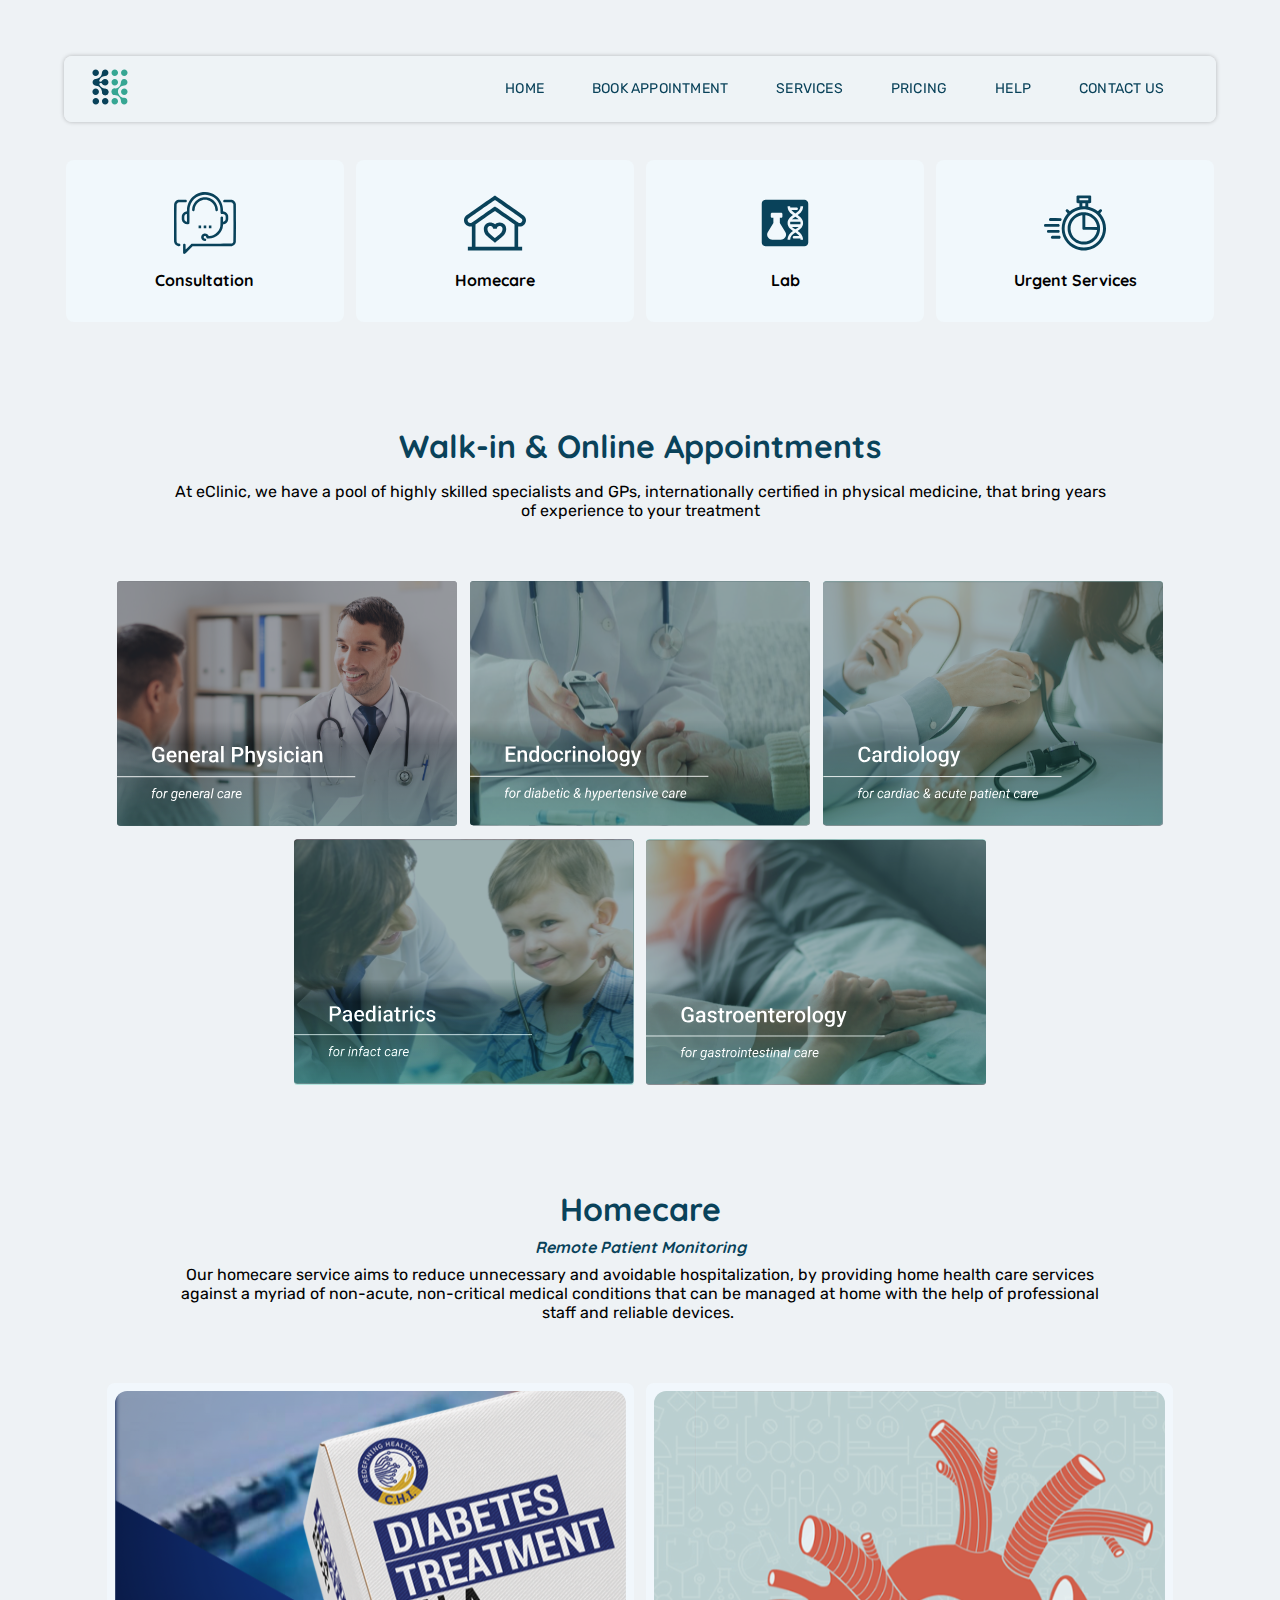
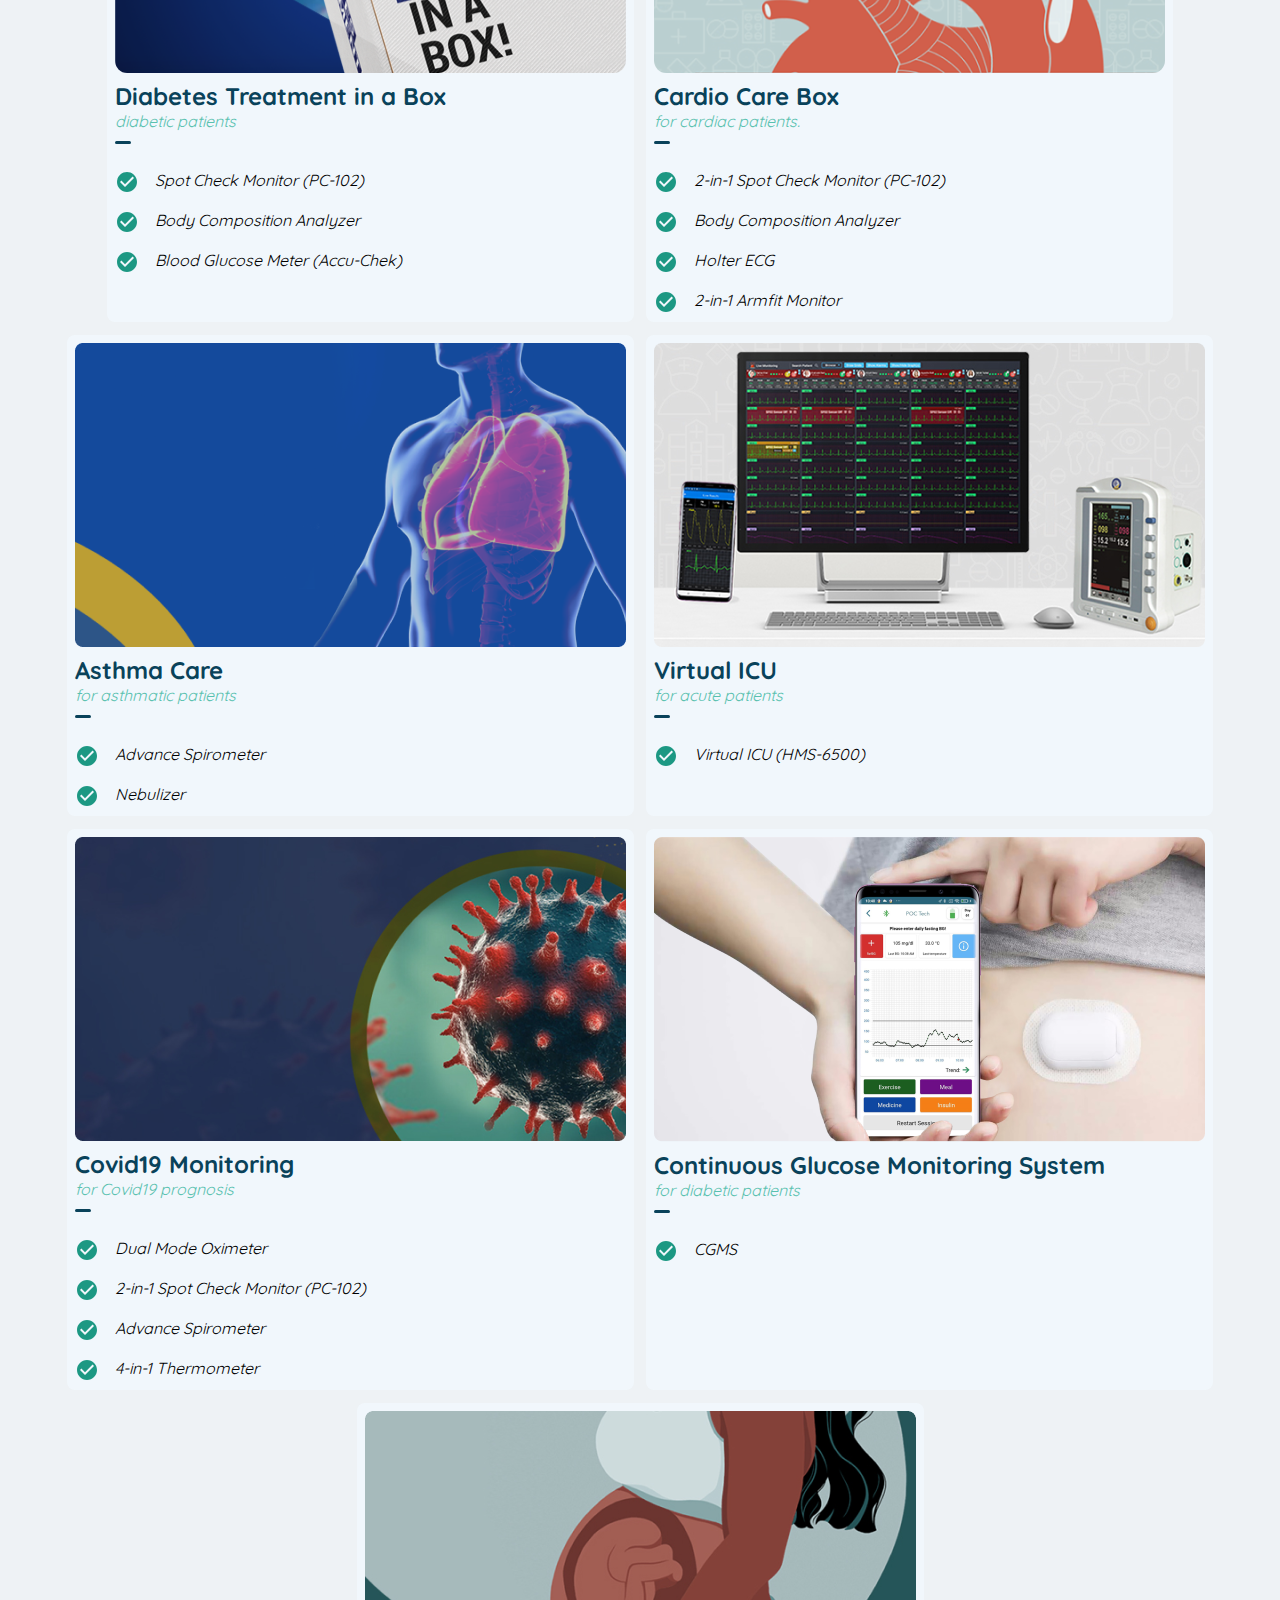
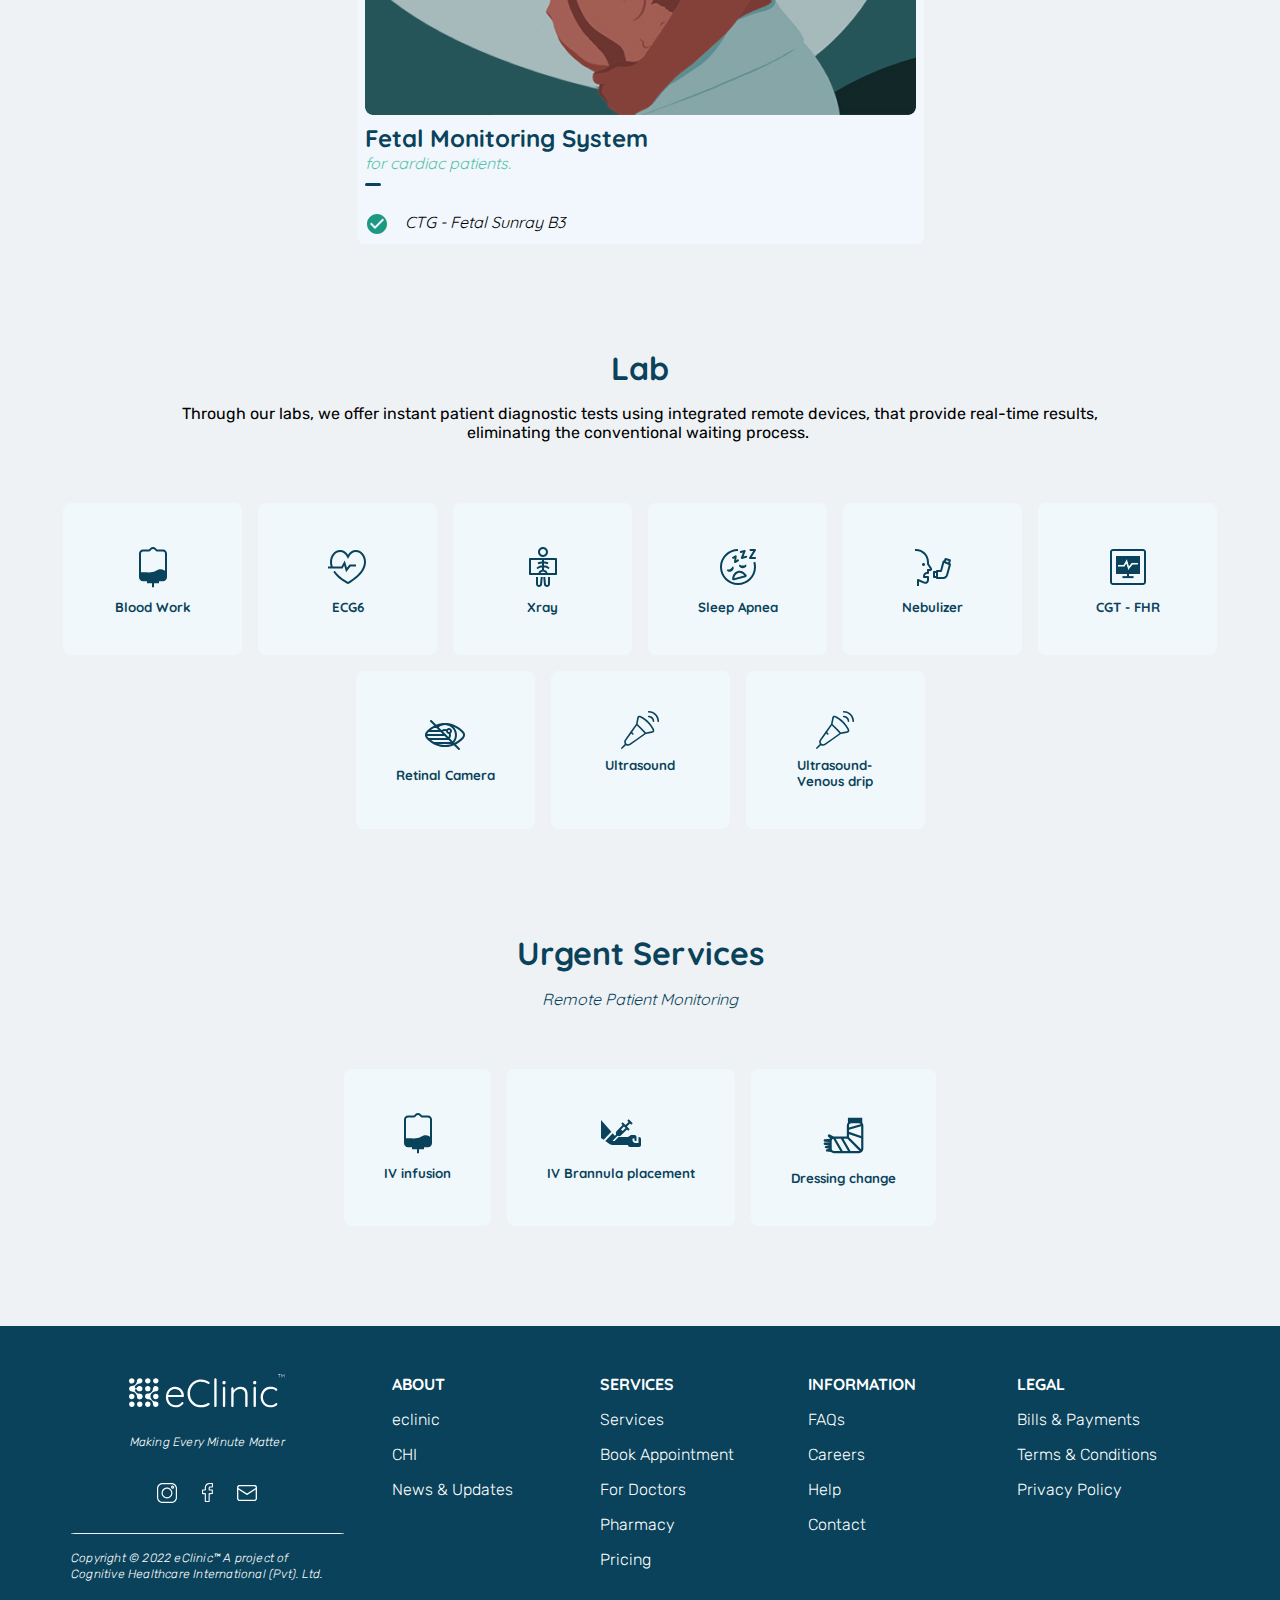
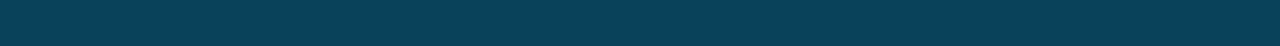
<file: Services.html>
<!DOCTYPE html>
<html lang="en">
<head>
    <meta charset="UTF-8">
    <meta http-equiv="X-UA-Compatible" content="IE=edge">
    <meta name="viewport" content="width=device-width, initial-scale=1.0">
    <title>eclinic</title>
    <link rel="shortcut icon" href="media/logo.png">
    <link href="https://fonts.googleapis.com/icon?family=Material+Icons"
      rel="stylesheet">
    <link rel="stylesheet" href="./css/Services.css">
    <link rel="stylesheet" href="./css/Footer.css">
    <link rel="stylesheet" href="./css/header.css">
    <!-- <link rel="stylesheet" href="./css/home.css"> -->
</head>
<body>
    <header class="section-transparent" id="main-header">
        <div class="nav-bar top">
            <div class="nav-transparent">
                <div class="dark-logo">
                    <a href="#" aria-label="sas"><img src="img/logo-dark.svg" alt="" height="36px" width="36px"></a>
                </div>
                <nav class="navbar">
                    <ul class="menu" id="menu">
                        <li class="menu-list"> <a class="menu-list" href="./index.html">HOME</a></li>
                        <li class="menu-list"><a class="menu-list" href="./appointment.html">BOOK APPOINTMENT</a></li>
                        <li class="menu-list"><a class="menu-list" href="./Services.html">SERVICES</a></li>
                        <li class="menu-list"><a class="menu-list" href="./devices.html">PRICING</a></li>
                        <li class="menu-list"><a class="menu-list" href="./feedback.html">HELP</a></li>
                        <li class="menu-list"><a class="menu-list" href="./contact-us.html">CONTACT US</a></li>
                    </ul>
                </nav>
                <nav class="navbar_mobile">
                    <button class="menu_btn"> <span class="material-icons">menu</span></button>
                    <ul class="menu_mb" id="menu_mb">
                        <li class="menu-list"> <a class="menu-list" href="./index.html">HOME</a></li>
                        <li class="menu-list"><a class="menu-list" href="./appointment.html">BOOK APPOINTMENT</a></li>
                        <li class="menu-list"><a class="menu-list" href="./Services.html">SERVICES</a></li>
                        <li class="menu-list"><a class="menu-list" href="./devices.html">PRICING</a></li>
                        <li class="menu-list"><a class="menu-list" href="./feedback.html">HELP</a></li>
                        <li class="menu-list"><a class="menu-list" href="./contact-us.html">CONTACT US</a></li>
                    </ul>
                </nav>

            </div>
        </div>
    </header>
    <section class="service_section">
        <div class="container row ">
            <div class="col">
                <div class="service-card">
                    <img class="service_img" src="./img/consultation.svg" alt="">
                    <h4>Consultation</h4>
                </div>
            </div>
            <div class="col">
                <div class="service-card">
                    <img class="service_img" src="./img/Homecare_service.svg" alt="">
                    <h4>Homecare</h4>
                </div>
            </div>
            <div class="col">
                <div class="service-card">
                    <img class="service_img" src="./img/lab-service.svg" alt="">
                    <h4>Lab</h4>
                </div>
            </div>
            <div class="col">
                <div class="service-card">
                    <img class="service_img" src="./img/urgent_service.svg" alt="">
                    <h4>Urgent Services</h4>
                </div>
            </div>
        </div>
    </section>
    <section class="walkin_online_section">
        <div class="container row">
            <div class="walkin_text">
                <h1 style="text-align: center; color: #09425a;">Walk-in & Online Appointments</h1>
                <p class="ser_text">At eClinic, we have a pool of highly skilled specialists and GPs, internationally certified in physical medicine, that bring years of experience to your treatment</p>
            </div>
            <div class="walkin_imgs row">
                <div class="col3">
                    <img class="walkin_img" src="./img/GP.svg" alt="">
                </div>
                <div class="col3">
                    <img class="walkin_img" src="./img/Endocrinology.svg" alt="">
                </div>
                <div class="col3">
                    <img class="walkin_img" src="./img/cardiology.svg" alt="">
                </div>
                <div class="col3">
                    <img class="walkin_img" src="./img/Paediatric.svg" alt="">
                </div>
                <div class="col3">
                    <img class="walkin_img" src="./img/gastroenterology.svg" alt="">
                </div>
            </div>
        </div>
    </section>
    <section class="Homecare-section">
        <div class="container row">
            <div class="homecare-text">
                <h1 style="color: #09425a;">Homecare</h1>
                <h4 style="color: #09425a;"><i>Remote Patient Monitoring</i></h4>
                <p style="text-align: center;">Our homecare service aims to reduce unnecessary and avoidable hospitalization, by providing home health care services against a myriad of non-acute, non-critical medical conditions that can be managed at home with the help of professional staff and reliable devices.  ​</p>
            </div>
            <div class="homecare-packages row">
                <div class="homecare-card">
                    <img src="./img/diabaties_treatment_in_a_box.svg" alt="">
                    <h2 style="color: #09425a; margin-top: 0.5rem;">Diabetes Treatment in a Box</h2>
                    <h4 style="color: #59c1af; font-weight:400;"><i> diabetic patients</i></h4>
                    <div class="line"></div>
                    <div class="pointers">
                        <div class="pointer">
                            <img src="./img/tick.svg" alt="">
                            <p><i> Spot Check Monitor (PC-102) </i></p>
                        </div>
                        <div class="pointer">
                            <img src="./img/tick.svg" alt="">
                            <p><i> Body Composition Analyzer </i></p>
                        </div>
                        <div class="pointer">
                            <img src="./img/tick.svg" alt="">
                            <p><i> Blood Glucose Meter (Accu-Chek) </i></p>
                        </div>
                    </div>
                </div>
                <div class="homecare-card">
                    <img src="./img/cardio_care_box.svg" alt="">
                    <h2 style="color: #09425a; margin-top: 0.5rem;">Cardio Care Box</h2>
                    <h4 style="color: #59c1af; font-weight:400;"><i> for cardiac patients.</i></h4>
                    <div class="line"></div>
                    <div class="pointers">
                        <div class="pointer">
                            <img src="./img/tick.svg" alt="">
                            <p><i> 2-in-1 Spot Check Monitor (PC-102) </i></p>
                        </div>
                        <div class="pointer">
                            <img src="./img/tick.svg" alt="">
                            <p><i> Body Composition Analyzer </i></p>
                        </div>
                        <div class="pointer">
                            <img src="./img/tick.svg" alt="">
                            <p><i> Holter ECG </i></p>
                        </div>
                        <div class="pointer">
                            <img src="./img/tick.svg" alt="">
                            <p><i> 2-in-1 Armfit Monitor </i></p>
                        </div>
                    </div>
                </div>
                <div class="homecare-card">
                    <img src="./img/asthma_care.png" alt="">
                    <h2 style="color: #09425a; margin-top: 0.5rem;">Asthma Care</h2>
                    <h4 style="color: #59c1af; font-weight:400;"><i>for asthmatic patients</i></h4>
                    <div class="line"></div>
                    <div class="pointers">
                        <div class="pointer">
                            <img src="./img/tick.svg" alt="">
                            <p><i>Advance Spirometer</i></p>
                        </div>
                        <div class="pointer">
                            <img src="./img/tick.svg" alt="">
                            <p><i> Nebulizer </i></p>
                        </div>
                    </div>
                </div>
                <div class="homecare-card">
                    <img src="./img/V_ICU.png" alt="">
                    <h2 style="color: #09425a; margin-top: 0.5rem;">Virtual ICU</h2>
                    <h4 style="color: #59c1af; font-weight:400;"><i> for acute patients</i></h4>
                    <div class="line"></div>
                    <div class="pointers">
                        <div class="pointer">
                            <img src="./img/tick.svg" alt="">
                            <p><i> Virtual ICU (HMS-6500) </i></p>
                        </div>
                    </div>
                </div>
                <div class="homecare-card">
                    <img src="./img/Covid19_monitoring.png" alt="">
                    <h2 style="color: #09425a; margin-top: 0.5rem;">Covid19 Monitoring </h2>
                    <h4 style="color: #59c1af; font-weight:400;"><i> for Covid19 prognosis</i></h4>
                    <div class="line"></div>
                    <div class="pointers">
                        <div class="pointer">
                            <img src="./img/tick.svg" alt="">
                            <p><i> Dual Mode Oximeter </i></p>
                        </div>
                        <div class="pointer">
                            <img src="./img/tick.svg" alt="">
                            <p><i> 2-in-1 Spot Check Monitor (PC-102) </i></p>
                        </div>
                        <div class="pointer">
                            <img src="./img/tick.svg" alt="">
                            <p><i> Advance Spirometer </i></p>
                        </div>
                        <div class="pointer">
                            <img src="./img/tick.svg" alt="">
                            <p><i> 4-in-1 Thermometer </i></p>
                        </div>
                    </div>
                </div>
                <div class="homecare-card">
                    <img src="./img/CGMS.png" alt="">
                    <h2 style="color: #09425a; margin-top: 0.5rem;">Continuous Glucose Monitoring System </h2>
                    <h4 style="color: #59c1af; font-weight:400;"><i> for diabetic patients</i></h4>
                    <div class="line"></div>
                    <div class="pointers">
                        <div class="pointer">
                            <img src="./img/tick.svg" alt="">
                            <p><i> CGMS </i></p>
                        </div>
                    </div>
                </div>
                <div class="homecare-card">
                    <img src="./img/fetal_nonitor.png" alt="">
                    <h2 style="color: #09425a; margin-top: 0.5rem;">Fetal Monitoring System </h2>
                    <h4 style="color: #59c1af; font-weight:400;"><i> for cardiac patients.</i></h4>
                    <div class="line"></div>
                    <div class="pointers">
                        <div class="pointer">
                            <img src="./img/tick.svg" alt="">
                            <p><i> CTG - Fetal Sunray B3 </i></p>
                        </div>
                    </div>
                </div>
            </div>
        </div>
    </section>
    <section class="lab-section">
        <div class="container row lab">
            <div class="lab-text-section">
                <h1 style="color: #09425a;">Lab</h1>
                <p style="text-align: center;">Through our labs, we offer instant patient diagnostic tests using integrated remote devices, that provide real-time results, eliminating the conventional waiting process. ​</p>
            </div>
            <div class="lab-card-section rows">
                <div class="lab-card cols">
                    <img src="./img/blood_work.svg" alt="">
                    <h5 class="lab-card-style" >Blood Work</h5>
                </div>
                <div class="lab-card cols">
                    <img src="./img/ECG6.svg" alt="">
                    <h5 class="lab-card-style">ECG6</h5>
                </div>
                <div class="lab-card cols">
                    <img src="./img/xray.svg" alt="">
                    <h5 class="lab-card-style">Xray</h5>
                </div>
                <div class="lab-card cols">
                    <img src="./img/sleepy-apnea.svg" alt="">
                    <h5 class="lab-card-style">Sleep Apnea</h5>
                </div>
                <div class="lab-card cols">
                    <img src="./img/nebulizer.svg" alt="">
                    <h5 class="lab-card-style">Nebulizer</h5>
                </div>
                <div class="lab-card cols">
                    <img src="./img/CTG-FHR.svg" alt="">
                    <h5 class="lab-card-style">CGT - FHR</h5>
                </div>
                <div class="lab-card cols">
                    <img src="./img/Retinal-camera.svg" alt="">
                    <h5 class="lab-card-style">Retinal Camera</h5>
                </div>
                <div class="lab-card cols">
                    <img src="./img/Ultrasound.svg" alt="">
                    <h5 class="lab-card-style">Ultrasound</h5>
                </div>
                <div class="lab-card cols">
                    <img src="./img/Ultrasound.svg" alt="">
                    <h5 class="lab-card-style">Ultrasound- <br>Venous drip</h5>
                </div>

            </div>
        </div>
    </section>
    <section class="lab-section"> 
        <div class="container row lab">
            <div class="lab-text-section">
                <h1 style="color: #09425a;">Urgent Services</h1>
                <p style="text-align: center; color: #09425a;"><i>Remote Patient Monitoring</i>​</p>
            </div>
            <div class="lab-card-section rows">
                <div class="lab-card colss">
                    <img src="./img/blood_work.svg" alt="">
                    <h5 class="lab-card-style">​IV infusion</h5>
                </div>
                <div class="lab-card colss">
                    <img src="./img/IV-Brannula -placement.svg" alt="">
                    <h5 class="lab-card-style">IV Brannula placement</h5>
                </div>
                <div class="lab-card colss">
                    <img src="./img/Dressing-change.svg" alt="">
                    <h5 class="lab-card-style">​Dressing change</h5>
                </div>
            </div>
        </div>
    </section>
    <section class="footer-section">
        <div class="container footer">
            <div class="social logo-section">
                <div class="footer-logo">
                    <a href="#" aria-label="sas" >
                        <img src="img/logo.svg" alt="" width="156" height="34">
                    </a>
                </div>
                <div class="speciality">
                    <p>Making Every Minute Matter </p>
                </div>
                <div class="social-icons">
                    <div>
                        <a href="#" aria-label="sas">
                            <img src="img/insta.svg" alt="">
                        </a>
                    </div>
                    <div>
                        <a href="#" aria-label="sas">
                            <img src="img/facebook.svg" alt="">
                        </a>
                    </div>
                    <div>
                        <a href="#" aria-label="sas">
                            <img src="img/mail.svg" alt="">
                        </a>
                    </div>
                </div>
                <div class="footer-line"></div>
                <div class="speciality Copyright">
                    <p>Copyright © 2022 eClinic™
                        A project of Cognitive Healthcare International (Pvt). Ltd.
                    </p>
                </div>
            </div>
            <div class="social-section">
            <div class="social">
                <div>
                    <h4>ABOUT</h4>
                </div>
                <div>
                    <a href="#" class="footer-links">
                        <p>eclinic</p>
                    </a>
                </div>
                <div>
                    <a href="#" class="footer-links">
                        <p>CHI</p>
                    </a>
                </div>
                <div>
                    <a href="#" class="footer-links">
                        <p>News & Updates</p>
                    </a>
                </div>
            </div>
            <div class="social">
                <div>
                    <h4>SERVICES</h4>
                </div>
                <div>
                    <a href="#" class="footer-links">
                        <p>Services</p>
                    </a>
                </div>
                <div>
                    <a href="#" class="footer-links">
                        <p>Book Appointment</p>
                    </a>
                </div>
                <div>
                    <a href="#" class="footer-links">
                        <p>For Doctors</p>
                    </a>
                </div>
                <div>
                    <a href="#" class="footer-links">
                        <p>Pharmacy</p>
                    </a>
                </div>
                <div>
                    <a href="#" class="footer-links">
                        <p>Pricing</p>
                    </a>
                </div>
            </div>
            <div class="social">
                <div>
                    <h4>INFORMATION</h4>
                </div>
                <div>
                    <a href="#" class="footer-links">
                        <p>FAQs</p>
                    </a>
                </div>
                <div>
                    <a href="#" class="footer-links">
                        <p>Careers</p>
                    </a>
                </div>
                <div>
                    <a href="#" class="footer-links">
                        <p>Help</p>
                    </a>
                </div>
                <div>
                    <a href="#" class="footer-links">
                        <p>Contact </p>
                    </a>
                </div>
            </div>
            <div class="social">
                <div>
                    <h4>LEGAL</h4>
                </div>
                <div>
                    <a href="#" class="footer-links">
                        <p>Bills & Payments</p>
                    </a>
                </div>
                <div>
                    <a href="#" class="footer-links">
                        <p>Terms & Conditions</p>
                    </a>
                </div>
                <div>
                    <a href="#" class="footer-links">
                        <p>Privacy Policy</p>
                    </a>
                </div>
            </div>
            
        </div>

        </div>
    </section>
    <script src="./js/home.js"></script>
</body>
</html>
</file>
<file: css/Appointment.css>
@import url('https://fonts.googleapis.com/css2?family=Poppins:wght@100&family=Quicksand:wght@300;400;500;600;700&display=swap');
@import url('https://fonts.googleapis.com/css2?family=Poppins:wght@100&family=Quicksand:wght@300;400;500;600;700&family=Rubik:ital,wght@0,300;0,400;0,500;0,600;0,700;0,800;0,900;1,300;1,400;1,500;1,600;1,700;1,800;1,900&display=swap');

:root {
    --body_background_color: #eef2f5;
    --primary_color: #09425a;
    --Secondary_color: #36a693;
    --primary_light: #2e6881;
    --primary_dark: #022f42;
    --priamry_shad1: #19546e;
    --secondary_light: #59c1af;
    --secondary_dark: #0a7c69;
    --secondary_shad1: #8bdcce;
    --card_background_color: rgba(242, 250, 255, 0.7);
    --drop_shadow: 0 0 16px rgba(95 95 95 / 15%);
}

::selection {
    color: white;
    background-color: var(--Secondary_color);
}

* {
    box-sizing: border-box;
    margin: 0px;
    font-family: 'Quicksand', sans-serif;
}

p {
    font-family: 'Rubik', sans-serif;
}

html {
    background-color: var(--body_background_color);
}

body {
    background-color: var(--body_background_color);
    -ms-overflow-style: none; /* for Internet Explorer, Edge */
    scrollbar-width: none; /* for Firefox */
    overflow-y: scroll;
}

body::-webkit-scrollbar {
    display: none; /* for chrome*/
}

.row {
    display: flex;
    flex: 1;
    gap: 1rem;
    flex-wrap: wrap;
    justify-content: center;
}

.col {
    flex: 0 1 100%;
}

.specialist-section {
    display: flex;
    justify-content: center;
    margin-top: 10rem;
}

.specialist-card {
    display: flex;
    flex-direction: column;
    padding: 0.8rem;
    align-items: center;
    border-radius: 4px;
    background: rgba(242, 250, 255, 0.7);
}

.speciality-img {
    width: 100%;
}

.doctor-name {
    font-family: 'Rubik';
    font-style: normal;
    font-weight: 400;
    line-height: 29px;
    letter-spacing: 0.2px;
    margin-top: 1rem;
    color: var(--primary_color);
}

.speciality {
    font-family: 'Rubik';
    font-style: italic;
    font-weight: 300;
    line-height: 29px;
    letter-spacing: 0.2px;
}

h3 {
    color: var(--primary_color);
    margin-bottom: 1rem;
    font-weight: bold;
    font-size: 2.25rem;
}

.specialists {
    display: flex;
    flex-direction: column;
    align-items: center;
    justify-content: center;
}

.specialist-header {
    display: flex;
    align-items: center;
    flex-direction: column;
}

.specialist-text {
    line-height: 24px;
    text-align: center;
    font-weight: 300;
    max-width: 50%;
    min-width: 70%;
}

.section-container {
    height: unset;
}

.section-transparent {
    display: flex;
    justify-content: center;
}

.top {
    top: 0px;
}

/* /////////////////////////////////////////// register now section //////////////////////////// */

.register_section {
    display: flex;
    justify-content: center;
    margin-top: 6.5rem;
}

.register {
    display: flex;
    background: #cbede7;
    align-items: center;
    flex: 1;
    justify-content: space-around;
    border-radius: 0.5rem;
    padding: 2rem;
}

.register_through {
    display: flex;
    flex-direction: column;
    align-items: center;
    flex: 1;
    margin-top: 1rem;
}

.register_through_text {
    color: var(--primary_color);
    font-family: 'Quicksand';
    font-style: normal;
    font-weight: 700;
    font-size: 24px;
    line-height: 44px;
    letter-spacing: 0.2px;
}

.web_portal {
    display: flex;
    flex-direction: column;
    justify-content: center;
    align-items: center;
    padding: 1rem;
}

.register_btn {
    display: flex;
    flex-direction: row;
    justify-content: center;
    align-items: center;
    padding: 0.7rem 3rem;
    background: #36a693;
    border-radius: 4px;
    text-decoration: none;
    color: white;
}

.app {
    display: flex;
    flex-direction: column;
    align-items: center;
    justify-content: center;
}

.register_now {
    display: flex;
    flex-direction: column;
    flex: 1;
}

.register_pointers {
    display: flex;
    flex-direction: column;
    margin-top: 1rem;
}

.register_pointer {
    display: flex;
    gap: 1rem;
    padding: 0.5rem;
}

@media (min-width: 320px) {
    .container {
        max-width: 360px;
    }
    .col {
        flex-basis: 45%;
    }
}
@media (min-width: 576px) {
    .container {
        max-width: 540px;
    }
    .col {
        flex-basis: 45%;
    }
}
@media (min-width: 768px) {
    .container {
        max-width: 720px;
    }
    .col {
        flex-basis: 45%;
    }
}
@media (min-width: 992px) {
    .container {
        max-width: 970px;
    }
    .col {
        flex-basis: 31%;
    }
}
@media (min-width: 1200px) {
    .container {
        max-width: 1170px;
    }
    .col {
        flex-basis: 23.7%;
    }
}
</file>
<file: css/header.css>
.section-container {
    display: flex;
    flex-direction: row;
    align-items: center;
    justify-content: center;
    height: 100vh;
    background-color: #09425a;
}
.section-transparent{
    display: flex;
    justify-content: center;
}

.nav-bar {
    position: fixed;
    z-index: 1000;
    top: 56px;
    width: 90vw;
    padding: 5px 20px;
    color: white;
    /* background: rgba(255, 255, 255, 0.1); */
    background: #eef2f5f1;
    box-shadow: 0px 0px 4px rgba(0, 0, 0, 0.25);
    border-radius: 8px;
}

.nav-bar-on-white-bg {
    background: #eef2f5f1;
    top: 0px;
    color: var(--primary_color);
    box-shadow: 0px 0px 4px rgba(0, 0, 0, 0.25);
    transition: top 0.5s;
    transition-timing-function: ease-in-out;
}

.nav-transparent {
    display: flex;
    flex-direction: row;
    justify-content: space-between;
    align-items: center;
    max-height: 72px;
    padding: 0.5rem;
}

.logo {
    display: flex;
}

.dark-logo {
    display: flex;
}

.navbar_mobile {
    display: none;
}

.navbar {
    display: flex;
}

.menu-list {
    cursor: pointer;
    padding: 0.25rem 0.75rem;
    font-family: 'Rubik';
    font-style: normal;
    font-weight: 400;
    font-size: 14px;
    line-height: 18px;
    letter-spacing: 0.2px;
    text-decoration: none;
    color: var(--primary_color);
    text-transform: uppercase;
}

.menu-list:hover {
    color: #36a693;
    border-radius: 0.25rem;
}

.menu {
    list-style: none;
    display: flex;
    color: #eef2f5;
}

.menu_btn {
    background-color: transparent;
    border: none;
    color: #09425a;
    cursor: pointer;
}
.material-icons {
    font-size: 36px !important;
}
/* .menu_mb {
    display: none;
} */


/* /////////////////////////////////////////////////////////// */

@media (min-width: 320px) {
    .container {
        max-width: 360px;
    }
    .navbar_mobile {
        display: flex;
    }
    .navbar {
        display: none;
    }
    .menu_flex_none{
        display: flex !important;
    }
    .menu_mb{
        display: none;
        flex-direction: column;
        align-items: center;
        justify-content: space-around;
        position: fixed;
        background: #09425a;
        color: #eef2f5;
        top: 128px;
        left: 0px;
        padding: 0px;
        width: 99vw;
        height: 100vh;
        border-radius: 0.5rem;
        list-style: none;
    }
    .menu-list{
        color: #eef2f5;
        padding: 1.5rem;
    }




}

@media (min-width: 576px) {
    .container {
    max-width: 540px;
    }
    .navbar_mobile {
        display: flex;
    }
    .navbar {
        display: none;
    }
    .menu_flex_none{
        display: flex;
    }
    .menu_mb{
        display: none;
        flex-direction: column;
        align-items: center;
        justify-content: space-around;
        position: fixed;
        background: #09425a;
        color: #eef2f5;
        top: 128px;
        left: 0px;
        padding: 0px;
        width: 99vw;
        height: 100vh;
        border-radius: 0.5rem;
        list-style: none;
    }
    .menu-list{
        color: #eef2f5;
        padding: 1.5rem;
    }


}

@media (min-width: 768px) {
.container {
    max-width: 720px;
    }
    .navbar_mobile {
        display: none;
    }
    .navbar {
        display: flex;
    }
    .menu-list{
        color: #09425a;
        padding: 0.25rem 0.75rem;
    }
}

@media (min-width: 992px) {
.container {
    max-width: 970px;
    }
    .navbar_mobile {
        display: none;
    }
    .navbar {
        display: flex;
    }
    .menu-list{
        color: #09425a;
        padding: 0.25rem 0.75rem;
    }
}

@media (min-width: 1200px) {
.container {
    max-width: 1170px;
    }
    .navbar_mobile {
        display: none;
    }
    .navbar {
        display: flex;
    }
    .menu-list{
        color: #09425a;
        padding: 0.25rem 0.75rem;
    }
}
</file>
<file: css/Footer.css>
.footer-section {
    margin-top: 6.25rem;
    background: var(--primary_color);
    display: flex;
    justify-content: center;
    /* position: fixed;
    bottom: 0px;
    width: 100vw; */
}
.footer {
    display: flex;
    flex-direction: row;
    flex: 1;
    gap: 1rem;
    padding: 3rem 1rem;
    color: white;
}
.social {
    display: flex;
    flex-direction: column;
    gap: 1rem;
    flex: 1;
}
.logo-section {
    padding-right: 2rem;
}
.speciality {
    font-size: 12px;
}
.speciality {
    font-family: 'Rubik';
    font-style: italic;
    font-weight: 300;
    line-height: 29px;
    letter-spacing: 0.2px;
}
.social-icons {
    display: flex;
    gap: 1rem;
    padding: 0.5rem 0rem;
    cursor: pointer;
}
.footer-line {
    width: 100%;
    height: 1px;
    background: #eef2f5;
    border-radius: 20%;
}

.Copyright {
    line-height: 1rem;
}

.social-section {
    flex: 3;
    gap: 1rem;
    display: flex;
    justify-content: space-between;
    align-items: baseline;
    flex-wrap: wrap;
}
.footer-links {
    font-family: 'Rubik';
    font-style: normal;
    font-weight: 300;
    line-height: 19px;
    color: white;
    text-decoration: none;
}

/* //////////////////////////////////// */

@media (min-width: 320px) {
    .container {
        max-width: 360px;
    }
    .footer {
        flex-direction: column;
    }
    .logo-section {
        align-items: center;
        padding-bottom: 1rem;
    }
}
@media (min-width: 576px) {
    .container {
        max-width: 540px;
    }
    .footer {
        flex-direction: column;
    }
    .logo-section {
        align-items: center;
        padding-bottom: 1rem;
    }
}
@media (min-width: 768px) {
    .container {
        max-width: 720px;
    }
    .footer {
        flex-direction: row;
    }
    .logo-section {
        align-items: center;
        padding-bottom: 1rem;
    }
}
@media (min-width: 992px) {
    .container {
        max-width: 970px;
    }
}
@media (min-width: 1200px) {
    .container {
        max-width: 1170px;
    }
}
</file>
<file: css/contact-us.css>
@import url('https://fonts.googleapis.com/css2?family=Poppins:wght@100&family=Quicksand:wght@300;400;500;600;700&display=swap');
@import url('https://fonts.googleapis.com/css2?family=Poppins:wght@100&family=Quicksand:wght@300;400;500;600;700&family=Rubik:ital,wght@0,300;0,400;0,500;0,600;0,700;0,800;0,900;1,300;1,400;1,500;1,600;1,700;1,800;1,900&display=swap');

:root {
    --body_background_color: #eef2f5;
    --primary_color: #09425a;
    --Secondary_color: #36a693;
    --primary_light: #2e6881;
    --primary_dark: #022f42;
    --priamry_shad1: #19546e;
    --secondary_light: #59c1af;
    --secondary_dark: #0a7c69;
    --secondary_shad1: #8bdcce;
    --card_background_color: rgba(242, 250, 255, 0.7);
    --drop_shadow: 0 0 16px rgba(95 95 95 / 15%);
}

::selection {
    color: white;
    background-color: var(--Secondary_color);
}

* {
    box-sizing: border-box;
    margin: 0px;
    font-family: 'Quicksand', sans-serif;
}

p {
    font-family: 'Rubik', sans-serif;
}

html {
    background-color: var(--body_background_color);
}

body {
    background-color: var(--body_background_color);
    -ms-overflow-style: none;
    scrollbar-width: none;
    overflow-y: scroll;
}

body::-webkit-scrollbar {
    display: none;
}

.row {
    display: flex;
    flex: 1;
    gap: 1rem;
    flex-wrap: wrap;
    justify-content: center;
}

/* ///////////////////////////////////////// */

@media (min-width: 320px) {
    .container {
        max-width: 360px;
    }
    .col {
        flex-basis: 100%;
    }
    .device-img {
        height: 267px;
        width: 100%;
    }
    .map-address {
        flex-direction: column;
    }
}
@media (min-width: 576px) {
    .container {
        max-width: 540px;
    }
    .col {
        flex-basis: 45%;
    }
    .device-img {
        height: 267px;
        width: 230px;
    }
    .map-address {
        flex-direction: column;
    }
}
@media (min-width: 768px) {
    .container {
        max-width: 720px;
    }
    .col {
        flex-basis: 38%;
    }

    .device-img {
        height: 267px;
        width: 250px;
    }
    .map-address {
        flex-direction: row;
    }
}
@media (min-width: 992px) {
    .container {
        max-width: 970px;
    }
    .col {
        flex-basis: 28%;
    }
    .device-img {
        height: 267px;
        width: 250px;
    }
    .map-address {
        flex-direction: row;
    }
}
@media (min-width: 1200px) {
    .container {
        max-width: 1170px;
    }
    .col {
        flex-basis: 23.7%;
    }
    .device-img {
        height: 267px;
        width: 250px;
    }
    .map-address {
        flex-direction: row;
    }
}

/* ///////////////////////////////////////////////////////////////// */

.need-help-section {
    display: flex;
    justify-content: center;
    margin-top: 10rem;
}
.help-text-section {
    display: flex;
    flex-direction: column;
    align-items: center;
}
.help-form {
    display: flex;
    flex-direction: column;
    align-items: center;
    margin-top: 2rem;
}

/* /////////////////////////////////////////////// */

input[type='text'] {
    width: 100%;
    padding: 12px 20px;
    margin: 8px 0;
    display: inline-block;
    border: 1px solid #ccc;
    border-radius: 4px;
    box-sizing: border-box;
    background-color: rgba(242, 250, 255, 0.7);
}

input[type='text']:focus {
    border: 1px #8bdcce;
}

input[type='submit'] {
    background-color: #36a693;
    border: none;
    padding: 0.5rem;
    color: white;
    width: 96px;
    align-self: flex-end;
    border-radius: 0.2rem;
    cursor: pointer;
}
.textarea {
    display: flex;
    flex-direction: column;
    gap: 0.5rem;
}
textarea {
    background-color: rgba(242, 250, 255, 0.7);
    border-radius: 0.2rem;
    border: 1px solid #ccc;
}
.fields {
    display: flex;
    gap: 1rem;
}
.form {
    display: flex;
    flex-direction: column;
    margin-top: 1rem;
    width: 100%;
    gap: 1rem;
    /* flex: 1; */
}
.input {
    display: flex;
    flex-direction: column;
    flex: 1;
}

/* ////////////////////////////////////////// */

.address {
    display: flex;
    justify-content: center;
    margin-top: 6.5rem;
}

.map-address {
    display: flex;
    gap: 2rem;
}

.socialmedia {
    display: flex;
    flex-direction: column;
    flex-basis: 50%;
}

.map {
    display: flex;
    flex-basis: 50%;
}

.map-img {
    max-width: 100%;
    height: auto;
    cursor: pointer;
}
</file>
<file: css/devices.css>
@import url('https://fonts.googleapis.com/css2?family=Poppins:wght@100&family=Quicksand:wght@300;400;500;600;700&display=swap');
@import url('https://fonts.googleapis.com/css2?family=Poppins:wght@100&family=Quicksand:wght@300;400;500;600;700&family=Rubik:ital,wght@0,300;0,400;0,500;0,600;0,700;0,800;0,900;1,300;1,400;1,500;1,600;1,700;1,800;1,900&display=swap');

:root {
    --body_background_color: #eef2f5;
    --primary_color: #09425a;
    --Secondary_color: #36a693;
    --primary_light: #2e6881;
    --primary_dark: #022f42;
    --priamry_shad1: #19546e;
    --secondary_light: #59c1af;
    --secondary_dark: #0a7c69;
    --secondary_shad1: #8bdcce;
    --card_background_color: rgba(242, 250, 255, 0.7);
    --drop_shadow: 0 0 16px rgba(95 95 95 / 15%);
}

::selection {
    color: white;
    background-color: var(--Secondary_color);
}

* {
    box-sizing: border-box;
    margin: 0px;
    font-family: 'Quicksand', sans-serif;
}

p {
    font-family: 'Rubik', sans-serif;
}

html {
    background-color: var(--body_background_color);
}

body {
    background-color: var(--body_background_color);
    -ms-overflow-style: none;
    scrollbar-width: none;
    overflow-y: scroll;
}

body::-webkit-scrollbar {
    display: none;
}

.row{
    display: flex;
    flex: 1;
    gap: 1rem;
    flex-wrap: wrap;
    justify-content: center;
}


/* ////////////////////////////////////////// */

.device-section{
    display: flex;
    justify-content: center;
    margin-top: 10rem;
}

.devices-portion{
    display: flex;
    flex-direction: column;
    align-items: center;
    gap: 3rem;
}

.devices-text{
    display: flex;
    flex-direction: column;
    align-items: center;
    width: 70%;
    gap: 1rem;
}

.devices-btn{
    display: flex;
    gap: 1rem;
    flex-wrap: wrap;
    justify-content: center;
}

a.btn{
    padding: 0.5rem 2rem;
    background-color: var(--card_background_color);
    text-decoration: none;
    color: #022f42;
    border-radius: 50px;
    width: max-content;
}
a.btn:hover{
    background-color: var(--secondary_light);
    color: #eef2f5;
}
.devices-card{
    display: flex;
    flex-direction: row;
    gap: 0.8rem;
    flex: 1;
    width: 100%;
}
.device-img{
    display: flex;
    justify-content: center;
    background-color: var(--secondary_shad1);
    padding: 1rem;
    border-radius: 0.5rem;
    height: 267px;
    width: 250px;
}

.device{
    display: flex;
    flex-direction: column;
    padding: 1rem;
    gap: 0.5rem;
    border-radius: 0.5rem;
    background-color: var(--card_background_color);
}

.device-price{
    display: flex;
    gap: 1rem;
}

.price{
    background-color: #E5EDF2;
    padding: 0.1rem 0.4rem;
    border-radius: 2px;
}



/* ////////////////////////////////////////////////////// */

@media (min-width: 320px) {
    .container {
        max-width: 360px;
    }
        .col{
            flex-basis: 100%;
        }
        .device-img{
            height: 267px;
            width: 100%;
        }
    }
@media (min-width: 576px) {
    .container {
    max-width: 540px;
    }
    .col{
        flex-basis: 45%;
    }
    .device-img{
        height: 267px;
        width: 230px;
    }

}
@media (min-width: 768px) {
.container {
    max-width: 720px;
}
    .col{
        flex-basis: 38%;
    }


    .device-img{
        height: 267px;
        width: 250px;
    }

}
@media (min-width: 992px) {
.container {
    max-width: 970px;
}
    .col{
        flex-basis: 28%;
    }
    .device-img{
        height: 267px;
        width: 250px;
    }

}
@media (min-width: 1200px) {
.container {
    max-width: 1170px;
}
    .col{
        flex-basis: 23.7%;
    }
    .device-img{
        height: 267px;
        width: 250px;
    }

}
</file>
<file: css/feedback.css>
@import url('https://fonts.googleapis.com/css2?family=Poppins:wght@100&family=Quicksand:wght@300;400;500;600;700&display=swap');
@import url('https://fonts.googleapis.com/css2?family=Poppins:wght@100&family=Quicksand:wght@300;400;500;600;700&family=Rubik:ital,wght@0,300;0,400;0,500;0,600;0,700;0,800;0,900;1,300;1,400;1,500;1,600;1,700;1,800;1,900&display=swap');

:root {
    --body_background_color: #eef2f5;
    --primary_color: #09425a;
    --Secondary_color: #36a693;
    --primary_light: #2e6881;
    --primary_dark: #022f42;
    --priamry_shad1: #19546e;
    --secondary_light: #59c1af;
    --secondary_dark: #0a7c69;
    --secondary_shad1: #8bdcce;
    --card_background_color: rgba(242, 250, 255, 0.7);
    --drop_shadow: 0 0 16px rgba(95 95 95 / 15%);
}

::selection {
    color: white;
    background-color: var(--Secondary_color);
}

* {
    box-sizing: border-box;
    margin: 0px;
    font-family: 'Quicksand', sans-serif;
}

p {
    font-family: 'Rubik', sans-serif;
}

html {
    background-color: var(--body_background_color);
}

body {
    background-color: var(--body_background_color);
    -ms-overflow-style: none;
    scrollbar-width: none;
    overflow-y: scroll;
}

body::-webkit-scrollbar {
    display: none;
}

.row {
    display: flex;
    flex: 1;
    gap: 1rem;
    flex-wrap: wrap;
    justify-content: center;
}

/* ///////////////////////////////////////// */

@media (min-width: 320px) {
    .container {
        max-width: 360px;
    }
    .col {
        flex-basis: 100%;
    }
    .device-img {
        height: 267px;
        width: 100%;
    }
}
@media (min-width: 576px) {
    .container {
        max-width: 540px;
    }
    .col {
        flex-basis: 45%;
    }
    .device-img {
        height: 267px;
        width: 230px;
    }
}
@media (min-width: 768px) {
    .container {
        max-width: 720px;
    }
    .col {
        flex-basis: 38%;
    }

    .device-img {
        height: 267px;
        width: 250px;
    }
}
@media (min-width: 992px) {
    .container {
        max-width: 970px;
    }
    .col {
        flex-basis: 28%;
    }
    .device-img {
        height: 267px;
        width: 250px;
    }
}
@media (min-width: 1200px) {
    .container {
        max-width: 1170px;
    }
    .col {
        flex-basis: 23.7%;
    }
    .device-img {
        height: 267px;
        width: 250px;
    }
}

/* //////////////////////// */
.ask-q {
    margin-bottom: 2rem;
    color: #022f42;
}

.feeback-section {
    display: flex;
    justify-content: center;
    margin-top: 10rem;
}
.accordion {
    display: flex;
    flex-direction: column;
    align-items: center;
}
.accordion-item {
    border-radius: 8px;
    padding: 1rem;
    margin-bottom: 1rem;
    background-color: rgba(242, 250, 255, 0.7);
}
.accordion-title {
    display: flex;
    align-items: center;
    cursor: pointer;
    padding: 1rem;
    color: #022f42;
}
.accordion-title::after {
    content: '+';
    font-size: 2rem;
    margin-left: auto;
}
.active-header::after {
    content: '-';
    font-size: 2rem;
}
.accordion-answer {
    max-height: 0;
    overflow: hidden;
    transition: 500ms ease max-height;
    padding-left: 1rem;
}

.services {
    border-radius: 8px;
    padding: 1rem;
    margin-bottom: 1rem;
    background-color: rgba(242, 250, 255, 0.7);
    width: 100%;
}

.service-title {
    display: flex;
    align-items: center;
    cursor: pointer;
    padding: 1rem;
    color: #022f42;
}
.service-title::after {
    content: '+';
    font-size: 2rem;
    margin-left: auto;
}
.active-service::after {
    content: '-';
    font-size: 2rem;
}
.service-questions {
    max-height: 0;
    overflow: hidden;
    transition: 500ms ease max-height;
    padding-left: 1rem;
}
.need-help-section {
    display: flex;
    justify-content: center;
    margin-top: 6.5rem;
}
.help-text-section {
    display: flex;
    flex-direction: column;
    align-items: center;
}
.help-form {
    display: flex;
    flex-direction: column;
    align-items: center;
    margin-top: 2rem;
}

/* /////////////////////////////////////////////// */

input[type='text'] {
    width: 100%;
    padding: 12px 20px;
    margin: 8px 0;
    display: inline-block;
    border: 1px solid #ccc;
    border-radius: 4px;
    box-sizing: border-box;
    background-color: rgba(242, 250, 255, 0.7);
}

input[type='text']:focus {
    border: 1px #8bdcce;
}

input[type='submit'] {
    background-color: #36a693;
    border: none;
    padding: 0.5rem;
    color: white;
    width: 96px;
    align-self: flex-end;
    border-radius: 0.2rem;
    cursor: pointer;
}
.textarea {
    display: flex;
    flex-direction: column;
    gap: 0.5rem;
}
textarea {
    background-color: rgba(242, 250, 255, 0.7);
    border-radius: 0.2rem;
    border: 1px solid #ccc;
}
.fields {
    display: flex;
    gap: 1rem;
}
.form {
    display: flex;
    flex-direction: column;
    margin-top: 1rem;
    width: 100%;
    gap: 1rem;
    /* flex: 1; */
}
.input {
    display: flex;
    flex-direction: column;
    flex: 1;
}
</file>
<file: css/Services.css>
@import url('https://fonts.googleapis.com/css2?family=Poppins:wght@100&family=Quicksand:wght@300;400;500;600;700&display=swap');
@import url('https://fonts.googleapis.com/css2?family=Poppins:wght@100&family=Quicksand:wght@300;400;500;600;700&family=Rubik:ital,wght@0,300;0,400;0,500;0,600;0,700;0,800;0,900;1,300;1,400;1,500;1,600;1,700;1,800;1,900&display=swap');

:root {
    --body_background_color: #eef2f5;
    --primary_color: #09425a;
    --Secondary_color: #36a693;
    --primary_light: #2e6881;
    --primary_dark: #022f42;
    --priamry_shad1: #19546e;
    --secondary_light: #59c1af;
    --secondary_dark: #0a7c69;
    --secondary_shad1: #8bdcce;
    --card_background_color: rgba(242, 250, 255, 0.7);
    --drop_shadow: 0 0 16px rgba(95 95 95 / 15%);
}

::selection {
    color: white;
    background-color: var(--Secondary_color);
}

* {
    box-sizing: border-box;
    margin: 0px;
    font-family: 'Quicksand', sans-serif;
}

p {
    font-family: 'Rubik', sans-serif;
}

html {
    background-color: var(--body_background_color);
}

body {
    background-color: var(--body_background_color);
    -ms-overflow-style: none;
    scrollbar-width: none;
    overflow-y: scroll;
}

body::-webkit-scrollbar {
    display: none;
}

.row {
    display: flex;
    flex: 1;
    gap: 1rem;
    flex-wrap: wrap;
    justify-content: center;
}

/* /////////////////////////////////////////////////// */

.service_section {
    display: flex;
    justify-content: center;
    width: 100vw;
    margin-top: 10rem;
}

.col {
    flex: 0 1 100%;
    display: flex;
    justify-content: center;
    padding: 2rem;
    background-color: #f1f8fc;
    border-radius: 0.5rem;
}
.col3 {
    flex: 0 1 100%;
    display: flex;
    justify-content: center;
    border-radius: 1rem;
}
.service-card {
    display: flex;
    flex-direction: column;
    align-items: center;
    gap: 1rem;
}
.service_img {
    width: 62px;
    height: 62px;
}

/* //////////////////////////////////////////////////////////////////////////////////// */

.walkin_online_section {
    display: flex;
    flex-direction: column;
    margin-top: 6.5rem;
    align-items: center;
}
.walkin_img {
    min-width: 200px;
    max-width: 340px;
}
.ser_text {
    text-align: center;
}
.walkin_text {
    display: flex;
    flex-direction: column;
    width: 70%;
    align-items: center;
    gap: 1rem;
    margin-bottom: 3rem;
}

/* ////////////////////////////////////////////////////// */

.Homecare-section {
    display: flex;
    justify-content: center;
    margin-top: 6.5rem;
}

.homecare-text {
    display: flex;
    flex-direction: column;
    align-items: center;
    gap: 0.5rem;
    width: 70%;
}

.homecare-card {
    display: flex;
    flex-direction: column;
    padding: 0.5rem;
    flex-basis: 45%;
    background-color: rgba(242, 250, 255, 0.7);
    border-radius: 0.5rem;
}
.homecare-packages {
    margin-top: 3rem;
}

.pointer {
    display: flex;
    gap: 1rem;
    margin-top: 1rem;
}
.line {
    width: 1rem;
    height: 3px;
    background: var(--primary_color);
    border-radius: 1rem;
    margin: 10px 0px;
}

/* //////////////////////////////////////////////////////// */

.lab-section {
    margin-top: 6.5rem;
    display: flex;
    justify-content: center;
}
.lab-text-section {
    display: flex;
    flex-direction: column;
    align-items: center;
    flex-basis: 70%;
    gap: 1rem;
}
.lab-card {
    display: flex;
    flex-direction: column;
    align-items: center;
    gap: 0.5rem;
    /* flex: 1; */
    flex: 0 1 100%;
    padding: 2.5rem;
    background-color: #f1f8fc;
    border-radius: 0.5rem;
}
.rows {
    display: flex;
    flex-wrap: wrap;
    gap: 1rem;
    justify-content: center;
    margin-top: 3rem;
}

.cols {
    flex: 0 1 100%;
}
.lab-card-style {
    width: max-content;
    color: var(--primary_color);
}

@media (min-width: 320px) {
    .container {
        max-width: 360px;
    }
    .col {
        flex-basis: 45%;
    }
    .cols {
        flex-basis: 45%;
    }
    .colss {
        flex-basis: 100%;
    }
    .col3 {
        flex-basis: 45%;
    }
    .lab-text-section {
        flex-basis: 98%;
    }
    .homecare-text {
        width: 100%;
    }
    .walkin_text {
        width: 100%;
    }
    .walkin_img {
        min-width: 200px;
        max-width: max-content;
    }
}
@media (min-width: 576px) {
    .container {
        max-width: 540px;
    }
    .col {
        flex-basis: 45%;
    }
    .cols {
        flex-basis: 30%;
    }
    .colss {
        flex-basis: 48.3%;
    }
    .col3 {
        flex-basis: 35%;
    }
    .lab-text-section {
        flex-basis: 80%;
    }
    .homecare-text {
        width: 80%;
    }
    .walkin_text {
        width: 80%;
    }
    .walkin_img {
        min-width: 200px;
        max-width: 260px;
    }
}
@media (min-width: 768px) {
    .container {
        max-width: 720px;
    }
    .col {
        flex-basis: 45%;
    }
    .cols {
        flex-basis: 22.3%;
    }
    .colss {
        flex-basis: 48.3%;
    }
    .col3 {
        flex-basis: 35%;
    }
    .lab-text-section {
        flex-basis: 80%;
    }
    .homecare-text {
        width: 80%;
    }
    .walkin_text {
        width: 80%;
    }
    .walkin_img {
        min-width: 200px;
        max-width: 340px;
    }
}
@media (min-width: 992px) {
    .container {
        max-width: 970px;
    }
    .col {
        flex-basis: 31%;
    }
    .cols {
        flex-basis: 14.3%;
    }
    .colss {
        flex-basis: 15.3%;
    }
    .col3 {
        flex-basis: 34%;
    }
    .lab-text-section {
        flex-basis: 80%;
    }
    .homecare-text {
        width: 80%;
    }
    .walkin_text {
        width: 80%;
    }
    .walkin_img {
        min-width: 200px;
        max-width: 340px;
    }
}
@media (min-width: 1200px) {
    .container {
        max-width: 1170px;
    }
    .col {
        flex-basis: 23.7%;
    }
    .cols {
        flex-basis: 15.3%;
    }
    .colss {
        flex-basis: 15.3%;
    }
    .col3 {
        flex-basis: 21%;
    }
    .row {
        gap: 0.8rem;
    }
    .walkin_img {
        min-width: 200px;
        max-width: 340px;
    }
}
</file>
<file: css/home.css>
@import url('https://fonts.googleapis.com/css2?family=Poppins:wght@100&family=Quicksand:wght@300;400;500;600;700&display=swap');
@import url('https://fonts.googleapis.com/css2?family=Poppins:wght@100&family=Quicksand:wght@300;400;500;600;700&family=Rubik:ital,wght@0,300;0,400;0,500;0,600;0,700;0,800;0,900;1,300;1,400;1,500;1,600;1,700;1,800;1,900&display=swap');

:root {
    --body_background_color: #eef2f5;
    --primary_color: #09425a;
    --Secondary_color: #36a693;
    --primary_light: #2e6881;
    --primary_dark: #022f42;
    --priamry_shad1: #19546e;
    --secondary_light: #59c1af;
    --secondary_dark: #0a7c69;
    --secondary_shad1: #8bdcce;
    --card_background_color: rgba(242, 250, 255, 0.7);
    --drop_shadow: 0 0 16px rgba(95 95 95 / 15%);
}

::selection {
    color: white;
    background-color: var(--Secondary_color);
}

* {
    box-sizing: border-box;
    margin: 0px;
    font-family: 'Quicksand', sans-serif;
}

p {
    font-family: 'Rubik', sans-serif;
}

html {
    background-color: var(--body_background_color);
}

body {
    background-color: var(--body_background_color);
    -ms-overflow-style: none; /* for Internet Explorer, Edge */
    scrollbar-width: none; /* for Firefox */
    overflow-y: scroll;
}

body::-webkit-scrollbar {
    display: none; /* for chrome*/
}

.container {
    display: flex;
    /* max-width: 1170px; */
    margin: auto;
    flex-direction: column;
}
.slider-img {
    object-fit: cover;
    /* z-index: -1000;
    max-width: 100vw; */
}
.navbar_mobile {
    display: none;
}
.social-section {
    flex: 3;
    gap: 1rem;
    display: flex;
    justify-content: space-between;
    align-items: baseline;
    flex-wrap: wrap;
}

/* Break Points */

/* ///////////////////////////////////////////////////////          ///////////////////////////////////////////////////////////////////// */

@media (min-width: 320px) {
    .container {
        max-width: 360px;
    }
    .menu_btn {
        background-color: transparent;
        border: none;
        color: white;
        cursor: pointer;
    }
    .menu-btn-dark {
        color: #022f42;
    }
    .material-icons {
        font-size: 36px !important;
    }
    .menu_flex_none {
        display: none !important;
    }
    .menu_mb {
        display: flex;
        flex-direction: column;
        align-items: center;
        justify-content: space-around;
        position: fixed;
        background: #09425a;
        color: #eef2f5;
        top: 128px;
        left: 0px;
        padding: 0px;
        width: 99vw;
        height: 100vh;
        border-radius: 0.5rem;
        list-style: none;
    }
    .menu-list {
        color: #eef2f5;
        padding: 1.5rem;
    }
    .app-image {
        /* left: -30px; */
        max-width: 100%;
        height: auto;
    }
    .Patient-comment {
        flex-direction: column;
    }
    .app-icons {
        max-width: 100%;
        width: 24px;
        height: auto;
    }
    .qrcode {
        max-width: 100%;
        width: 36px;
        height: auto;
    }
    .apps {
        flex-direction: column;
    }
    .app-discription {
        padding: 1rem;
    }

    .navbar_mobile {
        display: flex;
    }
    .navbar {
        display: none;
    }
    .choos-us-section2 {
        flex-wrap: wrap;
    }
    .products-cards {
        flex-wrap: wrap;
    }

    .specialist-cards {
        flex-wrap: wrap;
        justify-content: center;
    }
    .footer-links {
        font-size: 14px;
    }
    .package-name {
        font-size: 14px;
        font-weight: bold;
    }
    .products-card {
        gap: 0.7rem;
        flex-direction: row;
    }
    .package-title {
        font-size: 12px;
    }
    .package-text {
        font-size: 12px;
    }
    .doctor-name {
        font-size: 14px;
    }
    .speciality {
        font-size: 12px;
    }
    .speciality-img {
        width: 144px;
        height: 178px;
    }
    .title {
        font-size: clamp(2rem, 5vw, 6rem);
        font-family: 'Quicksand';
        font-style: normal;
        font-weight: 500;
        line-height: 80px;
        color: #ffffff;
    }
}

.img {
    display: flex;
    justify-content: center;
    width: 220px;
    height: 198px;
    background: url(media/card-bg.svg);
    padding: 10px 0px;
}
.products-img {
    width: unset;
    padding: 10px;
    height: 100%;
}
h3 {
    font-size: 1.5rem;
}
.choos-us-section1 {
    gap: 2rem;
    flex-direction: column;
    align-items: flex-start;
}
.choose-us-text {
    font-size: 0.87;
    line-height: 24px;
    text-align: justify;
    font-weight: 300;
}
.discription {
    flex: 2;
}
.pointer-section {
    flex: 1;
}
.pointer-text {
    font-size: 0.7rem;
}
.choos-us-card-text {
    font-size: 12px;
}

/* ////////////////////////////////////////////////////////// 576 /////////////////////////////////////////////////// */
@media (min-width: 576px) {
    .container {
        max-width: 540px;
    }
    .footer {
        flex-direction: column;
        gap: 3rem;
    }
    .logo-section {
        align-items: center;
    }
    .menu_btn {
        background-color: transparent;
        border: none;
        color: white;
        cursor: pointer;
    }
    .menu_flex_none {
        display: none !important;
    }
    .menu_mb {
        display: flex;
        flex-direction: column;
        align-items: center;
        justify-content: space-around;
        position: fixed;
        background: #09425a;
        color: #eef2f5;
        top: 128px;
        left: 0px;
        padding: 0px;
        width: 99vw;
        height: 100vh;
        border-radius: 0.5rem;
        list-style: none;
    }
    .menu-list {
        color: #eef2f5;
        padding: 1.5rem;
    }
    .Patient-comment {
        flex-direction: row;
    }
    .menu-btn-dark {
        color: #022f42;
    }
    .apps {
        flex-direction: column;
    }
    .material-icons {
        font-size: 36px !important;
    }
    .products-header {
        width: 84%;
    }
    .apps {
        flex-direction: row;
    }
    .qr-code {
        font-size: 14px;
        margin-top: 00.5rem;
    }
    .app-discription {
        width: 60%;
        margin-top: 0.5rem;
    }
    .app-image {
        /* left: 40px;
        top: -43px;
        height: 367px; */
        max-width: 100%;
        height: auto;
    }
    .app-text {
        font-size: 12px;
        line-height: 20px;
    }
    .apps {
        padding: 1rem;
    }

    .navbar_mobile {
        display: flex;
    }
    .app-icons {
        width: 28px;
        height: 28px;
    }
    .qrcode {
        width: 40px;
        height: 40px;
    }
    .navbar {
        display: none;
    }
    .choos-us-section2 {
        flex-wrap: wrap;
    }
    .products-cards {
        flex-wrap: wrap;
    }

    .specialist-cards {
        flex-wrap: wrap;
        justify-content: center;
        gap: 0.8rem;
    }
    .specialist-header {
        width: 84%;
    }
    .footer-links {
        font-size: 14px;
    }
    .package-name {
        font-size: 14px;
        font-weight: bold;
    }
    .products-card {
        gap: 0.7rem;
        flex-direction: row;
    }
    .package-title {
        font-size: 12px;
    }
    .package-text {
        font-size: 12px;
    }
    .doctor-name {
        font-size: 14px;
    }
    .speciality {
        font-size: 12px;
    }
    .speciality-img {
        width: 144px;
        height: 178px;
    }
    .img {
        display: flex;
        justify-content: center;
        width: 220px;
        height: 198px;
        background: url(media/card-bg.svg);
        padding: 10px 0px;
    }
    .products-img {
        width: unset;
        padding: 10px;
        height: 100%;
    }
    h3 {
        font-size: 1.5rem;
    }
    .choos-us-section1 {
        gap: 2rem;
        flex-direction: column;
        align-items: flex-start;
    }
    .choose-us-text {
        font-size: 0.87;
        line-height: 24px;
        text-align: justify;
        font-weight: 300;
    }
    .discription {
        flex: 2;
    }
    .pointer-section {
        flex: 1;
    }
    .pointer-text {
        font-size: 0.7rem;
    }
    .choos-us-card-text {
        font-size: 12px;
    }
}

/* ////////////////////////////////////////////////////////////////// 768  //////////////////////////////////////////////////////////// */
@media (min-width: 768px) {
    .container {
        max-width: 720px;
    }
    .navbar_mobile {
        display: none;
    }
    .navbar {
        display: flex;
    }
    .specialist-header {
        width: 50%;
    }
    .app-discription {
        flex: 1;
        margin-top: 2rem;
    }
    .Patient-comment {
        flex-direction: row;
    }
    .qr-code {
        font-size: 18px;
        margin-top: 2rem;
    }
    .apps {
        padding: 1.25rem 2rem;
        flex-direction: row;
    }
    .products-header {
        width: 50%;
    }
    .app-image {
        /* left: -30px;
        height: 538px;
        top: -80px; */
        max-width: 100%;
        height: auto;
    }
    .footer-links {
        font-size: 14px;
    }
    .package-name {
        font-size: 14px;
        font-weight: bold;
    }
    .choos-us-section1 {
        gap: 2rem;
        flex-direction: row;
        align-items: center;
    }
    .products-card {
        gap: 0.7rem;
        flex-direction: column;
    }
    .app-text {
        font-size: 16px;
        line-height: 24px;
    }
    .products-cards {
        flex-wrap: nowrap;
    }
    .package-title {
        font-size: 12px;
    }
    .app-icons {
        width: 46px;
        height: 46px;
    }
    .qrcode {
        width: 110px;
        height: 110px;
    }
    .package-text {
        font-size: 12px;
    }
    .doctor-name {
        font-size: 14px;
    }
    .speciality {
        font-size: 12px;
    }
    .specialist-cards {
        flex-wrap: nowrap;
        justify-content: center;

        gap: 1.25rem;
    }
    .speciality-img {
        width: 144px;
        height: 178px;
    }
    .img {
        display: flex;
        justify-content: center;
        width: 220px;
        height: 198px;
        background: url(media/card-bg.svg);
        padding: 10px 0px;
    }
    .products-img {
        width: unset;
        padding: 10px;
        height: 100%;
    }
    h3 {
        font-size: 1.5rem;
    }
    .choos-us-section1 {
        gap: 1rem;
    }
    .choose-us-text {
        font-size: 0.87;
        line-height: 24px;
        text-align: justify;
        font-weight: 300;
    }
    .discription {
        flex: 2;
    }
    .pointer-section {
        flex: 1;
    }
    .pointer-text {
        font-size: 0.7rem;
    }
    .choos-us-card-text {
        font-size: 12px;
    }
}
/*  ///////////////////////////////////////////////////////////////////   992   ///////////////////////////////////////////////////// */
@media (min-width: 992px) {
    .container {
        max-width: 970px;
    }
    .navbar_mobile {
        display: none;
    }
    .navbar {
        display: flex;
    }
    .app-discription {
        flex: 1;
        margin-top: 2rem;
    }
    .Patient-comment {
        flex-direction: row;
    }
    .qr-code {
        font-size: 18px;
        margin-top: 2rem;
    }
    .apps {
        padding: 1.25rem 2rem;
    }
    .products-header {
        width: 50%;
    }
    .specialist-header {
        width: 50%;
    }
    .apps {
        flex-direction: row;
    }
    .app-text {
        font-size: 16px;
        line-height: 24px;
    }
    .app-image {
        /* left: unset;
        height: 538px;
        top: -80px; */
        max-width: 100%;
        height: auto;
    }
    .footer-links {
        font-size: 16px;
    }
    .choos-us-section1 {
        gap: 2rem;
        flex-direction: row;
        align-items: center;
    }
    .doctor-name {
        font-size: 16px;
    }
    .app-icons {
        width: 46px;
        height: 46px;
    }
    .qrcode {
        width: 110px;
        height: 110px;
    }
    .package-name {
        font-size: 20px;
        font-weight: 500;
    }
    .products-card {
        gap: 2rem;
        flex-direction: column;
    }
    .products-cards {
        flex-wrap: nowrap;
    }
    .package-title {
        font-size: 16px;
    }
    .package-text {
        font-size: 16px;
    }
    .speciality {
        font-size: 14px;
    }
    .specialist-cards {
        flex-wrap: nowrap;
        justify-content: center;

        gap: 1.25rem;
    }
    .speciality-img {
        width: 208px;
        height: 242px;
    }
    .discription {
        flex: 1;
    }
    .pointer-text {
        font-size: 1.125rem;
    }

    .img {
        display: flex;
        justify-content: center;
        width: 297px;
        height: 268px;
        background: url(media/card-bg.svg);
        padding: 10px 0px;
    }
    .products-img {
        width: unset;
        padding: 10px;
        height: 100%;
    }
    h3 {
        font-size: 2.25rem;
    }
    .choos-us-section1 {
        gap: 2rem;
    }
    .choose-us-text {
        line-height: 24px;
        text-align: justify;
        font-weight: 300;
    }
    .pointer-text {
        font-size: 1.125rem;
    }
    .choos-us-card-text {
        font-size: 1rem;
    }
}
/* ////////////////////////////////////////////////////////// 1200   //////////////////////////////////////////////////////////////////// */
@media (min-width: 1200px) {
    .container {
        max-width: 1170px;
    }
    .navbar_mobile {
        display: none;
    }
    .navbar {
        display: flex;
    }
    .products-header {
        width: 50%;
    }
    .apps {
        padding: 1.25rem 2rem;
    }
    .qr-code {
        font-size: 18px;
        margin-top: 2rem;
    }
    .Patient-comment {
        flex-direction: row;
    }
    .doctor-name {
        font-size: 16px;
    }
    .app-text {
        font-size: 16px;
        line-height: 24px;
    }
    .app-icons {
        width: 46px;
        height: 46px;
    }
    .qrcode {
        width: 110px;
        height: 110px;
    }
    .specialist-header {
        width: 50%;
    }
    .choos-us-section1 {
        gap: 2rem;
        flex-direction: row;
        align-items: center;
    }
    .apps {
        flex-direction: row;
    }
    .app-image {
        /* left: unset;
        height: 538px;
        top: -80px; */
        max-width: 100%;
        height: auto;
    }
    .app-discription {
        flex: 1;
        margin-top: 2rem;
    }
    .footer-links {
        font-size: 16px;
    }
    .package-name {
        font-size: 20px;
        font-weight: 500;
    }
    .products-card {
        gap: 2rem;
        flex-direction: column;
    }
    .package-title {
        font-size: 16px;
    }
    .package-text {
        font-size: 16px;
    }
    .speciality {
        font-size: 14px;
    }
    .products-cards {
        flex-wrap: nowrap;
    }
    .specialist-cards {
        flex-wrap: nowrap;
        justify-content: center;
        gap: 1.25rem;
    }
    .speciality-img {
        width: 256px;
        height: 292px;
    }
    .discription {
        flex: 1;
    }
    .pointer-text {
        font-size: 1.125rem;
    }
    .img {
        display: flex;
        justify-content: center;
        width: 360px;
        height: 358px;
        background: url(img/card-bg.svg);
        padding: 10px 0px;
    }
    h3 {
        font-size: 2.25rem;
    }
    .choos-us-section1 {
        gap: 2rem;
    }
    .choose-us-text {
        line-height: 24px;
        text-align: justify;
        font-weight: 300;
    }
    .pointer-text {
        font-size: 1.125rem;
    }
    .choos-us-card-text {
        font-size: 1rem;
    }
}
.card {
    width: 200px;
    height: 300px;
    left: 500px;
    background-color: var(--card_background_color);
}

.section-container {
    display: flex;
    flex-direction: row;
    align-items: center;
    justify-content: center;
    height: 100vh;
    background-color: var(--priamry_shad1);
}

.nav-bar {
    position: fixed;
    z-index: 1000;
    top: 56px;
    width: 90vw;
    padding: 5px 20px;
    color: white;
    background: rgba(255, 255, 255, 0.1);
    box-shadow: 0px 0px 4px rgba(0, 0, 0, 0.25);
    border-radius: 8px;
}

.logo {
    display: flex;
}

.dark-logo {
    display: flex;
}

.nav-bar-on-white-bg {
    /* background: var(--Secondary_color); */
    background: #eef2f5f1;
    top: 0px;
    color: var(--primary_color);
    box-shadow: 0px 0px 4px rgba(0, 0, 0, 0.25);
    transition: top 0.5s;
    transition-timing-function: ease-in-out;
}

.nav-transparent {
    display: flex;
    flex-direction: row;
    justify-content: space-between;
    align-items: center;
    max-height: 72px;
    padding: 0.5rem;
}

.menu {
    list-style: none;
    display: flex;
    color: #eef2f5;
}

.dark-menu {
    color: var(--primary_color) !important;
}

.menu-list {
    cursor: pointer;
    padding: 0.25rem 0.75rem;
    font-family: 'Rubik';
    font-style: normal;
    font-weight: 400;
    font-size: 14px;
    line-height: 18px;
    text-decoration: none;
    letter-spacing: 0.2px;
    color: white;
    text-transform: uppercase;
}

/* .menu-list::after{
  content: " ";
    position: absolute;
    bottom: 0;
    width: fit-content;
    height: 2px;
    background-color: #3b1eea;
    transition: all .12s ease-out;
} */

.menu-list:hover {
    color: var(--secondary_shad1);
    border-radius: 0.25rem;
}
.img-slider {
    position: relative;
    height: 100%;
    width: 100%;
}

.img-slider .slider {
    z-index: 1;
    position: absolute;
    width: 100%;
    height: 100%;
    clip-path: circle(0% at 0 50%);
}

.img-slider .slider.active {
    clip-path: circle(150% at 0 50%);
    transition: 1s;
    transition-property: clip-path;
}

.img-slider .slider img {
    z-index: 1;
    width: 100%;
    height: 100%;
    background: var(--Secondary_color);
    opacity: 0.4;
}

.img-slider .slider .info {
    position: absolute;
    top: 10rem;
    left: 4rem;
    /* padding: 250px 100px; */
}

.img-slider .slider .info h2 {
    color: white;
    /* font-size: 6rem; */
    letter-spacing: 2px;
}

.img-slider .slider .info p {
    color: white;
    font-size: clamp(1rem, 2vw, 1.7rem);
    margin-top: 1rem;
    width: 80%;
}

.img-slider .navigation {
    position: absolute;
    z-index: 2;
    display: flex;
    bottom: 3rem;
    left: 50%;
    transform: translateX(-50%);
}

.img-slider .navigation .btn {
    background: var(--Secondary_color);
    width: 1rem;
    height: 1rem;
    border-radius: 50%;
    margin: 0.25rem;
    cursor: pointer;
}

.img-slider .navigation .btn.active {
    background: white;
    box-shadow: 0 0 2px rgba(0, 0, 0, 0.5);
}

.choos-us-section {
    display: flex;
    width: 100%;
    justify-content: center;
}

.choos-us-section1 {
    display: flex;
    padding: 3rem 2rem;
    margin-top: 6.5rem;
    gap: 2rem;
    width: 100%;
    border-radius: 0.5rem;
    background: rgba(242, 250, 255, 0.7) url('media/waves.svg');
}

.discription {
    display: flex;
    flex-direction: column;
}

h3 {
    color: var(--primary_color);
    margin-bottom: 1rem;
    font-weight: bold;
}

.pointer-section {
    display: flex;
    justify-content: center;
    flex: 1;
}

.pointers {
    display: flex;
    flex-direction: column;
    justify-content: center;
    align-items: flex-start;
    gap: 0.5rem;
}

.pointer {
    display: flex;
    flex-direction: row;
    gap: 1rem;
    justify-content: center;
    border-bottom: 1px solid var(--Secondary_color);
    padding-bottom: 0.5rem;
    height: fit-content;
}

.pointer-text {
    font-weight: 600;
    color: #333333;
    font-family: 'Rubik';
    letter-spacing: 0.2px;
}

.choos-us-section2 {
    margin-top: 1.5rem;
    display: flex;
    flex-direction: row;
    gap: 20px;
}

.choos-us-card {
    display: flex;
    flex-direction: column;
    justify-content: center;
    align-items: center;
    flex: 1;
    padding: 1rem 1rem;
    background: rgba(242, 250, 255, 0.7);
    color: var(--primary_color);
    box-shadow: 0px 0px 16px rgba(95, 95, 95, 0.15);
    border-radius: 4px;
}

.choos-us-card-text {
    text-align: center;
    margin-top: 0.5rem;
}

.specialist-section {
    margin-top: 6.5rem;
}

.specialist-header {
    display: flex;
    align-items: center;
    flex-direction: column;
}

.specialists {
    display: flex;
    flex-direction: column;
    align-items: center;
    justify-content: center;
}

.specialist-text {
    line-height: 24px;
    text-align: center;
    font-weight: 300;
}

.specialist-cards {
    display: flex;
    flex-direction: row;
    flex: 1;
    margin-top: 1.5rem;
}

.specialist-card {
    display: flex;
    flex-direction: column;
    padding: 0.8rem;
    align-items: center;
    background: rgba(242, 250, 255, 0.7);
    border-radius: 4px;
}

.doctor-name {
    font-family: 'Rubik';
    font-style: normal;
    font-weight: 400;
    line-height: 29px;
    letter-spacing: 0.2px;
    margin-top: 1rem;
    color: var(--primary_color);
}

.speciality {
    font-family: 'Rubik';
    font-style: italic;
    font-weight: 300;
    line-height: 29px;
    letter-spacing: 0.2px;
}

.card-disc {
    display: flex;
    align-items: center;
    flex-direction: column;
}

/* /////////////////////////////////////////////////////////////////////////////// */

.products-section {
    margin-top: 6.5rem;
}

.products-header {
    display: flex;
    align-items: center;
    flex-direction: column;
}

.products {
    display: flex;
    flex-direction: column;
    align-items: center;
    justify-content: center;
}

.products-text {
    line-height: 24px;
    text-align: center;
    font-weight: 300;
}

.products-cards {
    display: flex;
    flex-direction: row;
    flex: 1;
    margin-top: 1.5rem;
    gap: 1.25rem;
}

.products-card {
    display: flex;
    padding: 0.8rem;
    align-items: center;
    background: rgba(242, 250, 255, 0.7);
    border-radius: 4px;
}

.speciality {
    font-family: 'Rubik';
    font-style: italic;
    font-weight: 300;
    line-height: 29px;
    letter-spacing: 0.2px;
}

.product-card-disc {
    width: 100%;
    display: flex;
    align-items: flex-start;
    flex-direction: column;
}

.package-name {
    font-family: 'Quicksand';
    font-style: normal;
    line-height: 25px;
    letter-spacing: 0.2px;
    color: var(--primary_color);
}

.package-title {
    font-family: 'Rubik';
    font-style: italic;
    font-weight: 300;
    line-height: 19px;
    letter-spacing: 0.2px;
    color: var(--primary_light);
    padding-top: 4px;
}

.package-text {
    font-family: 'Rubik';
    font-style: normal;
    font-weight: 300;
    line-height: 24px;
    letter-spacing: 0.2px;
    text-align: start;
    color: black;
}

.package-button {
    display: flex;
    flex-direction: row;
    justify-content: center;
    align-items: center;
    padding: 6px;
    background: var(--Secondary_color);
    border-radius: 4px;
    color: white;
    border-width: 0px;
    border-style: none;
    border-color: unset;
    margin-top: 1rem;
    cursor: pointer;
}

.line {
    width: 1rem;
    height: 3px;
    background: var(--primary_color);
    border-radius: 1rem;
    margin: 10px 0px;
}
/* /////////////////////////////////////////////////////////////////////////////////////// */
.app-section {
    margin-top: 6.25rem;
    position: relative;
}

.apps {
    display: flex;
    /* flex-direction: row; */
    align-items: center;
    flex: 1;
    background: var(--secondary_shad1);
    border-radius: 8px;
}

.app-img {
    /* position: absolute;
  /* width: 194px; */
    /* height: 538px;  */
    width: 50%;
    /* flex: 1;
  background: url(media/apps.png);
  transform: matrix(0.94, -0.24, 0.37, 0.97, 0, 0);  */
}

.app-image {
    /* position: absolute; */
    object-fit: cover;
}

.app-discription {
    display: flex;
    flex-direction: column;
    align-items: flex-start;
}

.app-text {
    font-family: 'Rubik';
    font-style: normal;
    font-weight: 300;
    text-align: justify;
    color: black;
}

.qr-code {
    font-family: 'Quicksand';
    font-style: normal;
    font-weight: 500;
    line-height: 22px;
    text-align: justify;
}

.app-download {
    display: flex;
    flex-direction: row;
    gap: 4rem;
}
.app-icons {
    display: flex;
    flex-direction: row;
    gap: 1rem;
}

.app-barcode {
    display: flex;
    flex-direction: row;
    gap: 1rem;
}

/* //////////////////////////////////////////////////////// */

.Patient-testimonial-section {
    margin-top: 6.25rem;
}

.testimonials {
    display: flex;
    flex-direction: column;
    justify-content: center;
    align-items: center;
    gap: 2rem;
}

.testimonial-header {
    display: flex;
    flex-direction: column;
    align-items: center;
}

.Patient-comment {
    display: flex;
    /* flex-direction: row; */
    gap: 1.25rem;
}

.comments {
    display: flex;
    flex-direction: column;
    padding: 2rem;
    gap: 2.5rem;
    flex: 1;
    background: rgba(242, 250, 255, 0.7);
    border-radius: 8px;
}

/* //////////////////////////////////////////////////////////////// */

.footer-section {
    margin-top: 6.25rem;
    background: var(--primary_color);
}

.footer {
    display: flex;
    flex-direction: row;
    flex: 1;
    gap: 1rem;
    padding: 3rem 1rem;
    color: white;
}

.social {
    display: flex;
    flex-direction: column;
    gap: 1rem;
    flex: 1;
}

.logo-section {
    padding-right: 2rem;
}

.Copyright {
    line-height: 1rem;
}

.social-icons {
    display: flex;
    gap: 1rem;
    padding: 0.5rem 0rem;
    cursor: pointer;
}
.footer-line {
    width: 100%;
    height: 1px;
    background: #eef2f5;
    border-radius: 20%;
}

.footer-links {
    font-family: 'Rubik';
    font-style: normal;
    font-weight: 300;
    line-height: 19px;
    color: white;
    text-decoration: none;
}

.register_btn {
    display: flex;
    flex-direction: row;
    justify-content: center;
    align-items: center;
    padding: 0.7rem 3rem;
    background: #36a693;
    border-radius: 4px;
    text-decoration: none;
    color: white;
    max-width: fit-content;
    margin-top: 2rem;
}
</file>
